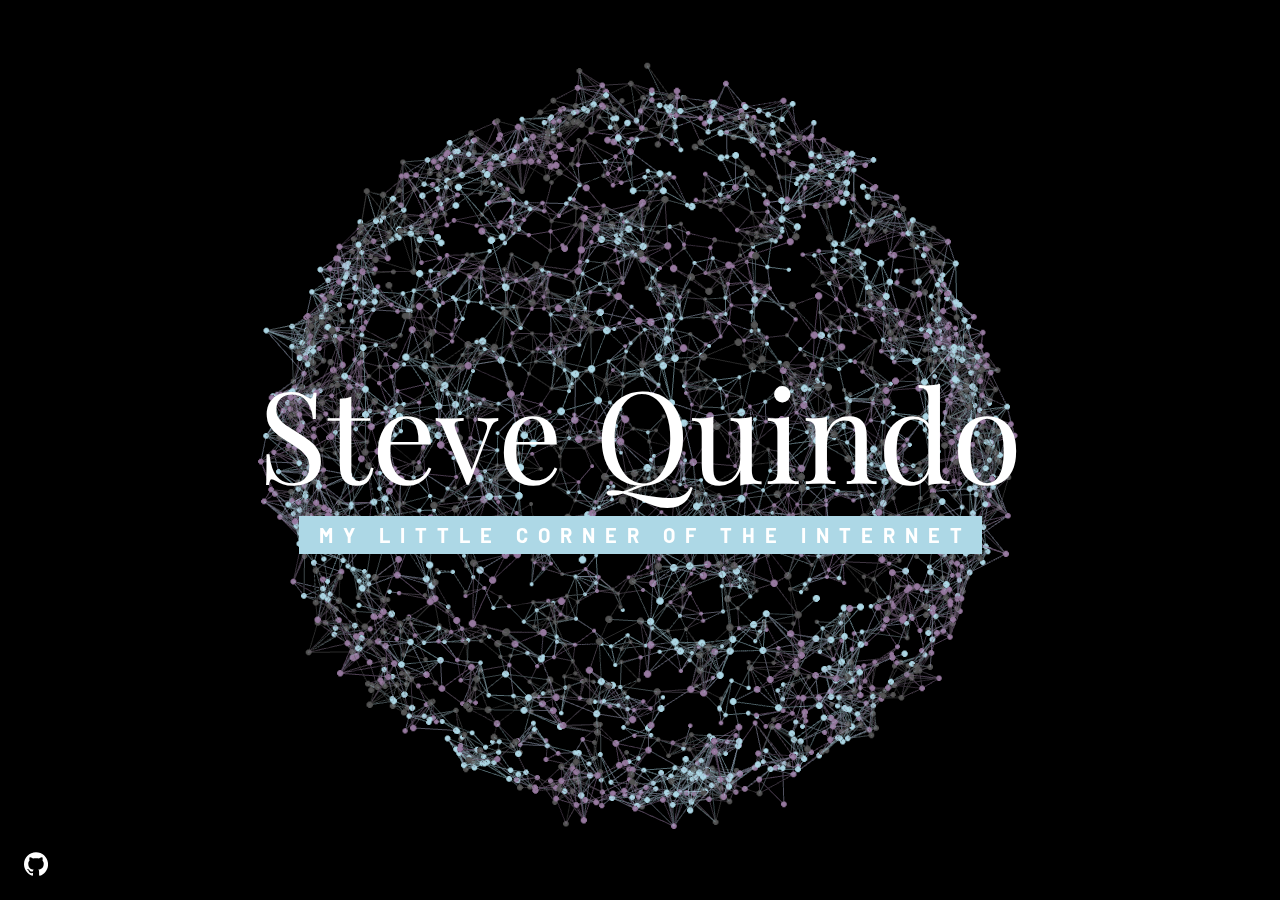
<file: index.html>
<!DOCTYPE html>
<html lang="en" class="no-js">
	<head>
		<link rel="apple-touch-icon" sizes="57x57" href="/apple-icon-57x57.png">
		<link rel="apple-touch-icon" sizes="60x60" href="/apple-icon-60x60.png">
		<link rel="apple-touch-icon" sizes="72x72" href="/apple-icon-72x72.png">
		<link rel="apple-touch-icon" sizes="76x76" href="/apple-icon-76x76.png">
		<link rel="apple-touch-icon" sizes="114x114" href="/apple-icon-114x114.png">
		<link rel="apple-touch-icon" sizes="120x120" href="/apple-icon-120x120.png">
		<link rel="apple-touch-icon" sizes="144x144" href="/apple-icon-144x144.png">
		<link rel="apple-touch-icon" sizes="152x152" href="/apple-icon-152x152.png">
		<link rel="apple-touch-icon" sizes="180x180" href="/apple-icon-180x180.png">
		<link rel="icon" type="image/png" sizes="192x192"  href="/android-icon-192x192.png">
		<link rel="icon" type="image/png" sizes="32x32" href="/favicon-32x32.png">
		<link rel="icon" type="image/png" sizes="96x96" href="/favicon-96x96.png">
		<link rel="icon" type="image/png" sizes="16x16" href="/favicon-16x16.png">
		<link rel="manifest" href="/manifest.json">
		<meta name="msapplication-TileColor" content="#ffffff">
		<meta name="msapplication-TileImage" content="/ms-icon-144x144.png">
		<meta name="theme-color" content="#ffffff">
		<meta charset="UTF-8" />
		<meta name="viewport" content="width=device-width, initial-scale=1">
		<title>Steve Quindo | Personal Website</title>
		<meta name="description" content="Steve's corner of the internet" />
		<meta name="keywords" content="webgl, background, shape, web design, web development, tweenmax, gsap, animation" />
		<meta name="author" content="Steve Quindo" />
		<link rel="shortcut icon" href="favicon.ico">
		<link href="https://fonts.googleapis.com/css?family=Barlow:400,500,700|Playfair+Display" rel="stylesheet">
		<link rel="stylesheet" type="text/css" href="css/base.css" />
		<link rel="stylesheet" type="text/css" href="css/demo1.css" />
		<link rel="stylesheet" type="text/css" href="pater/pater.css" />
		<script>document.documentElement.className="js";var supportsCssVars=function(){var e,t=document.createElement("style");return t.innerHTML="root: { --tmp-var: bold; }",document.head.appendChild(t),e=!!(window.CSS&&window.CSS.supports&&window.CSS.supports("font-weight","var(--tmp-var)")),t.parentNode.removeChild(t),e};supportsCssVars()||alert("Please view this demo in a modern browser that supports CSS Variables.");</script>
	</head>
	<body class="demo-1">
		<svg class="hidden">
			<symbol id="icon-arrow" viewBox="0 0 24 24">
				<title>arrow</title>
				<polygon points="6.3,12.8 20.9,12.8 20.9,11.2 6.3,11.2 10.2,7.2 9,6 3.1,12 9,18 10.2,16.8 "/>
			</symbol>
			<symbol id="icon-drop" viewBox="0 0 24 24">
				<title>drop</title>
				<path d="M12,21c-3.6,0-6.6-3-6.6-6.6C5.4,11,10.8,4,11.4,3.2C11.6,3.1,11.8,3,12,3s0.4,0.1,0.6,0.3c0.6,0.8,6.1,7.8,6.1,11.2C18.6,18.1,15.6,21,12,21zM12,4.8c-1.8,2.4-5.2,7.4-5.2,9.6c0,2.9,2.3,5.2,5.2,5.2s5.2-2.3,5.2-5.2C17.2,12.2,13.8,7.3,12,4.8z"/><path d="M12,18.2c-0.4,0-0.7-0.3-0.7-0.7s0.3-0.7,0.7-0.7c1.3,0,2.4-1.1,2.4-2.4c0-0.4,0.3-0.7,0.7-0.7c0.4,0,0.7,0.3,0.7,0.7C15.8,16.5,14.1,18.2,12,18.2z"/>
			</symbol>
			<symbol id="icon-github" viewBox="0 0 32.6 31.8">
				<title>github</title>
				<path d="M16.3,0C7.3,0,0,7.3,0,16.3c0,7.2,4.7,13.3,11.1,15.5c0.8,0.1,1.1-0.4,1.1-0.8c0-0.4,0-1.4,0-2.8c-4.5,1-5.5-2.2-5.5-2.2c-0.7-1.9-1.8-2.4-1.8-2.4c-1.5-1,0.1-1,0.1-1c1.6,0.1,2.5,1.7,2.5,1.7c1.5,2.5,3.8,1.8,4.7,1.4c0.1-1.1,0.6-1.8,1-2.2c-3.6-0.4-7.4-1.8-7.4-8.1c0-1.8,0.6-3.2,1.7-4.4C7.4,10.7,6.8,9,7.7,6.8c0,0,1.4-0.4,4.5,1.7c1.3-0.4,2.7-0.5,4.1-0.5c1.4,0,2.8,0.2,4.1,0.5c3.1-2.1,4.5-1.7,4.5-1.7c0.9,2.2,0.3,3.9,0.2,4.3c1,1.1,1.7,2.6,1.7,4.4c0,6.3-3.8,7.6-7.4,8c0.6,0.5,1.1,1.5,1.1,3c0,2.2,0,3.9,0,4.5c0,0.4,0.3,0.9,1.1,0.8c6.5-2.2,11.1-8.3,11.1-15.5C32.6,7.3,25.3,0,16.3,0z"/>
			</symbol>
			<symbol id="icon-keyboard" viewBox="0 0 100 70">
				<title>keyboard</title>
				<!-- https://thenounproject.com/term/keyboard/783/ by Paul te Kortschot from the Noun Project -->
				<path d="M 60.94,1.83 39.22,1.83 C 36.71,1.83 34.67,3.86 34.67,6.376 L 34.67,28.1 C 34.67,30.61 36.71,32.65 39.22,32.65 L 60.94,32.65 C 63.45,32.65 65.5,30.61 65.5,28.1 L 65.5,6.376 C 65.5,3.86 63.45,1.83 60.94,1.83 Z M 44.79,18.63 50.08,11.74 55.37,18.63 Z" opacity="0.2"/>
				<path d="M 60.86,36.75 39.14,36.75 C 36.63,36.75 34.59,38.79 34.59,41.3 L 34.59,63.02 C 34.59,65.53 36.63,67.57 39.14,67.57 L 60.86,67.57 C 63.38,67.57 65.41,65.53 65.41,63.02 L 65.41,41.3 C 65.42,38.79 63.38,36.75 60.86,36.75 Z M 50.08,57.45 44.79,50.55 55.37,50.55 Z" opacity="0.2" />
				<path d="M 95.45,36.75 73.73,36.75 C 71.22,36.75 69.18,38.79 69.18,41.3 L 69.18,63.02 C 69.18,65.53 71.22,67.57 73.73,67.57 L 95.45,67.57 C 97.97,67.57 100,65.53 100,63.02 L 100,41.3 C 100,38.79 97.97,36.75 95.45,36.75 Z M 83.4,57.45 83.4,46.86 90.3,52.16 Z" />
				<path d="M 26.27,36.75 4.55,36.75 C 2.037,36.75 0,38.79 0,41.3 L 0,63.02 C 0,65.53 2.037,67.57 4.55,67.57 L 26.27,67.57 C 28.78,67.57 30.82,65.53 30.82,63.02 L 30.82,41.3 C 30.82,38.79 28.78,36.75 26.27,36.75 Z M 16.69,57.45 9.79,52.16 16.69,46.86 Z" />
			</symbol>
		</svg>
		<main>
			<div class="content content--fixed">
				<a class="github" href="https://www.facebook.com/STEVEVEVEVEVE" title="Find this project on GitHub"><svg class="icon icon--github"><use xlink:href="#icon-github"></use></svg></a>
			</div>
			<div class="content">
				<canvas class="scene scene--full" id="scene"></canvas>
				<script type="x-shader/x-vertex" id="wrapVertexShader">
					attribute float size;
					attribute vec3 color;
					varying vec3 vColor;
					void main() {
						vColor = color;
						vec4 mvPosition = modelViewMatrix * vec4( position, 1.0 );
						gl_PointSize = size * ( 350.0 / - mvPosition.z );
						gl_Position = projectionMatrix * mvPosition;
					}
				</script>
				<script type="x-shader/x-fragment" id="wrapFragmentShader">
					varying vec3 vColor;
					uniform sampler2D texture;
					void main(){
						vec4 textureColor = texture2D( texture, gl_PointCoord );
						if ( textureColor.a < 0.3 ) discard;
						vec4 color = vec4(vColor.xyz, 1.0) * textureColor;
						gl_FragColor = color;
					}
				</script>
				<div class="content__inner">
					<h2 class="content__title">Steve Quindo</h2>
					<h3 class="content__subtitle">My little corner of the internet</h2>
				</div>
			</div>
		</main>
		<script src="js/demo.js"></script>
		<script src="js/three.min.js"></script>
		<script src="js/TweenMax.min.js"></script>
		<script src="js/demo1.js"></script>
	</body>
</html>
</file>
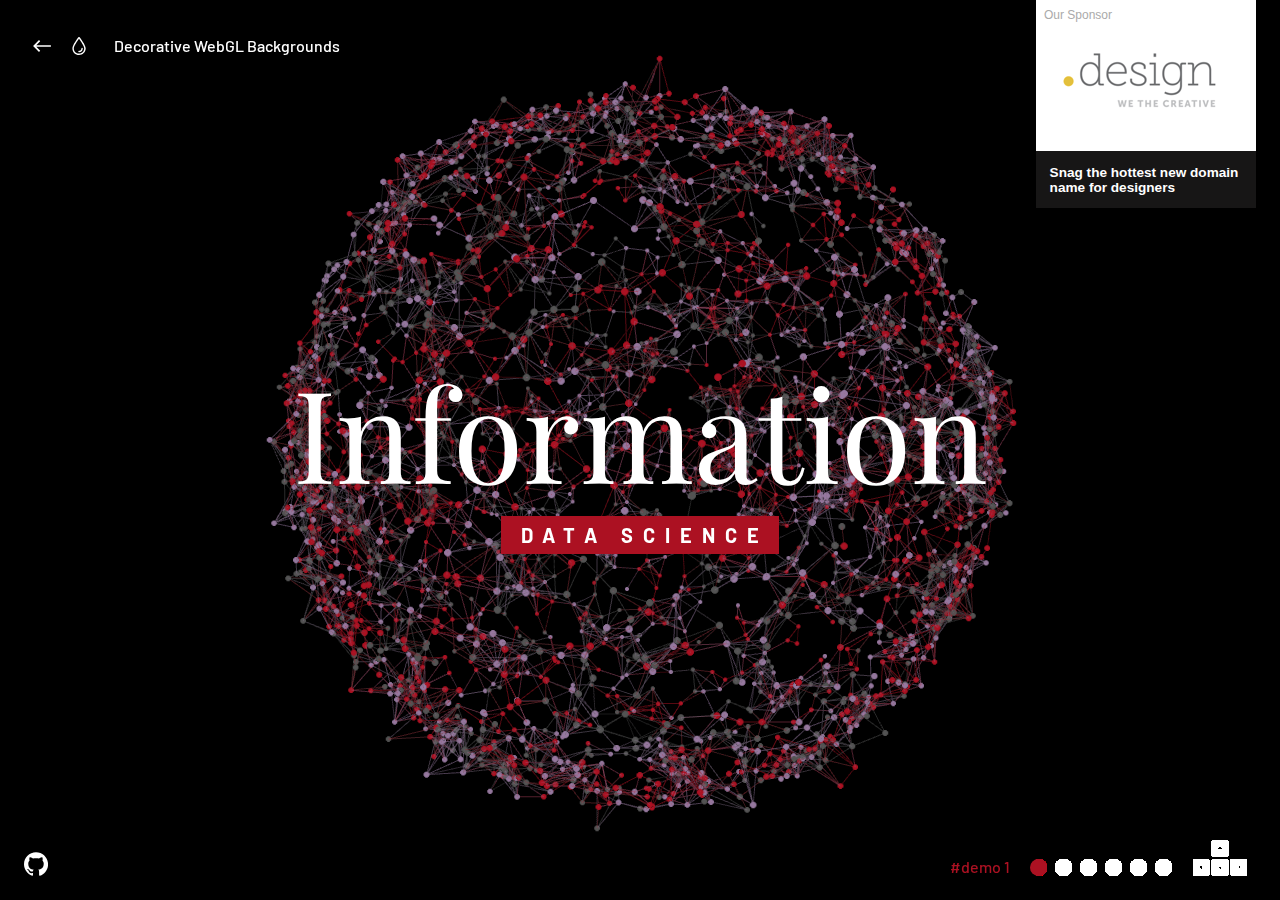
<file: DecorativeBackgrounds/index.html>
<!DOCTYPE html>
<html lang="en" class="no-js">
	<head>
		<meta charset="UTF-8" />
		<meta name="viewport" content="width=device-width, initial-scale=1">
		<title>Decorative WebGL Backgrounds | Demo 1 | Codrops</title>
		<meta name="description" content="A collection of decorative animated background shapes powered by WebGL and TweenMax." />
		<meta name="keywords" content="webgl, background, shape, web design, web development, tweenmax, gsap, animation" />
		<meta name="author" content="Louis Hoebregts for Codrops" />
		<link rel="shortcut icon" href="favicon.ico">
		<link href="https://fonts.googleapis.com/css?family=Barlow:400,500,700|Playfair+Display" rel="stylesheet">
		<link rel="stylesheet" type="text/css" href="css/base.css" />
		<link rel="stylesheet" type="text/css" href="css/demo1.css" />
		<link rel="stylesheet" type="text/css" href="pater/pater.css" />
		<script>document.documentElement.className="js";var supportsCssVars=function(){var e,t=document.createElement("style");return t.innerHTML="root: { --tmp-var: bold; }",document.head.appendChild(t),e=!!(window.CSS&&window.CSS.supports&&window.CSS.supports("font-weight","var(--tmp-var)")),t.parentNode.removeChild(t),e};supportsCssVars()||alert("Please view this demo in a modern browser that supports CSS Variables.");</script>
	</head>
	<body class="demo-1">
		<svg class="hidden">
			<symbol id="icon-arrow" viewBox="0 0 24 24">
				<title>arrow</title>
				<polygon points="6.3,12.8 20.9,12.8 20.9,11.2 6.3,11.2 10.2,7.2 9,6 3.1,12 9,18 10.2,16.8 "/>
			</symbol>
			<symbol id="icon-drop" viewBox="0 0 24 24">
				<title>drop</title>
				<path d="M12,21c-3.6,0-6.6-3-6.6-6.6C5.4,11,10.8,4,11.4,3.2C11.6,3.1,11.8,3,12,3s0.4,0.1,0.6,0.3c0.6,0.8,6.1,7.8,6.1,11.2C18.6,18.1,15.6,21,12,21zM12,4.8c-1.8,2.4-5.2,7.4-5.2,9.6c0,2.9,2.3,5.2,5.2,5.2s5.2-2.3,5.2-5.2C17.2,12.2,13.8,7.3,12,4.8z"/><path d="M12,18.2c-0.4,0-0.7-0.3-0.7-0.7s0.3-0.7,0.7-0.7c1.3,0,2.4-1.1,2.4-2.4c0-0.4,0.3-0.7,0.7-0.7c0.4,0,0.7,0.3,0.7,0.7C15.8,16.5,14.1,18.2,12,18.2z"/>
			</symbol>
			<symbol id="icon-github" viewBox="0 0 32.6 31.8">
				<title>github</title>
				<path d="M16.3,0C7.3,0,0,7.3,0,16.3c0,7.2,4.7,13.3,11.1,15.5c0.8,0.1,1.1-0.4,1.1-0.8c0-0.4,0-1.4,0-2.8c-4.5,1-5.5-2.2-5.5-2.2c-0.7-1.9-1.8-2.4-1.8-2.4c-1.5-1,0.1-1,0.1-1c1.6,0.1,2.5,1.7,2.5,1.7c1.5,2.5,3.8,1.8,4.7,1.4c0.1-1.1,0.6-1.8,1-2.2c-3.6-0.4-7.4-1.8-7.4-8.1c0-1.8,0.6-3.2,1.7-4.4C7.4,10.7,6.8,9,7.7,6.8c0,0,1.4-0.4,4.5,1.7c1.3-0.4,2.7-0.5,4.1-0.5c1.4,0,2.8,0.2,4.1,0.5c3.1-2.1,4.5-1.7,4.5-1.7c0.9,2.2,0.3,3.9,0.2,4.3c1,1.1,1.7,2.6,1.7,4.4c0,6.3-3.8,7.6-7.4,8c0.6,0.5,1.1,1.5,1.1,3c0,2.2,0,3.9,0,4.5c0,0.4,0.3,0.9,1.1,0.8c6.5-2.2,11.1-8.3,11.1-15.5C32.6,7.3,25.3,0,16.3,0z"/>
			</symbol>
			<symbol id="icon-keyboard" viewBox="0 0 100 70">
				<title>keyboard</title>
				<!-- https://thenounproject.com/term/keyboard/783/ by Paul te Kortschot from the Noun Project -->
				<path d="M 60.94,1.83 39.22,1.83 C 36.71,1.83 34.67,3.86 34.67,6.376 L 34.67,28.1 C 34.67,30.61 36.71,32.65 39.22,32.65 L 60.94,32.65 C 63.45,32.65 65.5,30.61 65.5,28.1 L 65.5,6.376 C 65.5,3.86 63.45,1.83 60.94,1.83 Z M 44.79,18.63 50.08,11.74 55.37,18.63 Z" opacity="0.2"/>
				<path d="M 60.86,36.75 39.14,36.75 C 36.63,36.75 34.59,38.79 34.59,41.3 L 34.59,63.02 C 34.59,65.53 36.63,67.57 39.14,67.57 L 60.86,67.57 C 63.38,67.57 65.41,65.53 65.41,63.02 L 65.41,41.3 C 65.42,38.79 63.38,36.75 60.86,36.75 Z M 50.08,57.45 44.79,50.55 55.37,50.55 Z" opacity="0.2" />
				<path d="M 95.45,36.75 73.73,36.75 C 71.22,36.75 69.18,38.79 69.18,41.3 L 69.18,63.02 C 69.18,65.53 71.22,67.57 73.73,67.57 L 95.45,67.57 C 97.97,67.57 100,65.53 100,63.02 L 100,41.3 C 100,38.79 97.97,36.75 95.45,36.75 Z M 83.4,57.45 83.4,46.86 90.3,52.16 Z" />
				<path d="M 26.27,36.75 4.55,36.75 C 2.037,36.75 0,38.79 0,41.3 L 0,63.02 C 0,65.53 2.037,67.57 4.55,67.57 L 26.27,67.57 C 28.78,67.57 30.82,65.53 30.82,63.02 L 30.82,41.3 C 30.82,38.79 28.78,36.75 26.27,36.75 Z M 16.69,57.45 9.79,52.16 16.69,46.86 Z" />
			</symbol>
		</svg>
		<main>
			<div class="content content--fixed">
				<header class="codrops-header">
					<div class="codrops-links">
						<a class="codrops-icon codrops-icon--prev" href="https://tympanus.net/Development/AnimatedFrameSlideshow/" title="Previous Demo"><svg class="icon icon--arrow"><use xlink:href="#icon-arrow"></use></svg></a>
						<a class="codrops-icon codrops-icon--drop" href="https://tympanus.net/codrops/?p=33168" title="Back to the article"><svg class="icon icon--drop"><use xlink:href="#icon-drop"></use></svg></a>
					</div>
					<h1 class="codrops-header__title">Decorative WebGL Backgrounds</h1>
				</header>
				<a class="github" href="https://github.com/Mamboleoo/DecorativeBackgrounds/" title="Find this project on GitHub"><svg class="icon icon--github"><use xlink:href="#icon-github"></use></svg></a>
				<nav class="demos">
					<svg class="icon icon--keyboard"><use xlink:href="#icon-keyboard"></use></svg>
					<a class="demo demo--current" href="index.html"><span>Demo 1</span></a>
					<a class="demo" href="index2.html"><span>Demo 2</span></a>
					<a class="demo" href="index3.html"><span>Demo 3</span></a>
					<a class="demo" href="index4.html"><span>Demo 4</span></a>
					<a class="demo" href="index5.html"><span>Demo 5</span></a>
					<a class="demo" href="index6.html"><span>Demo 6</span></a>
				</nav>
				<a class="pater" href="http://go.thoughtleaders.io/TLDcodrops211117" onClick="recordOutboundLink(this, 'Outbound Links', 'TLDcodrops211117');return false;">
					<img class="pater__img" src="pater/TLD.png" alt="TLD"/>
					<h3 class="pater__title">​Snag the hottest new domain name for designers</h3>
					<p class="pater__description">.design domains were just released and some of the best ones are still available. They normally cost $35 but Codrops readers <strong>get them now for FREE!</strong></p>
				</a>
			</div>
			<div class="content">
				<canvas class="scene scene--full" id="scene"></canvas>
				<script type="x-shader/x-vertex" id="wrapVertexShader">
					attribute float size;
					attribute vec3 color;
					varying vec3 vColor;
					void main() {
						vColor = color;
						vec4 mvPosition = modelViewMatrix * vec4( position, 1.0 );
						gl_PointSize = size * ( 350.0 / - mvPosition.z );
						gl_Position = projectionMatrix * mvPosition;
					}
				</script>
				<script type="x-shader/x-fragment" id="wrapFragmentShader">
					varying vec3 vColor;
					uniform sampler2D texture;
					void main(){
						vec4 textureColor = texture2D( texture, gl_PointCoord );
						if ( textureColor.a < 0.3 ) discard;
						vec4 color = vec4(vColor.xyz, 1.0) * textureColor;
						gl_FragColor = color;
					}
				</script>
				<div class="content__inner">
					<h2 class="content__title">Information</h2>
					<h3 class="content__subtitle">Data Science</h2>
				</div>
			</div>
		</main>
		<script src="js/demo.js"></script>
		<script src="js/three.min.js"></script>
		<script src="js/TweenMax.min.js"></script>
		<script src="js/demo1.js"></script>
	</body>
</html>
</file>
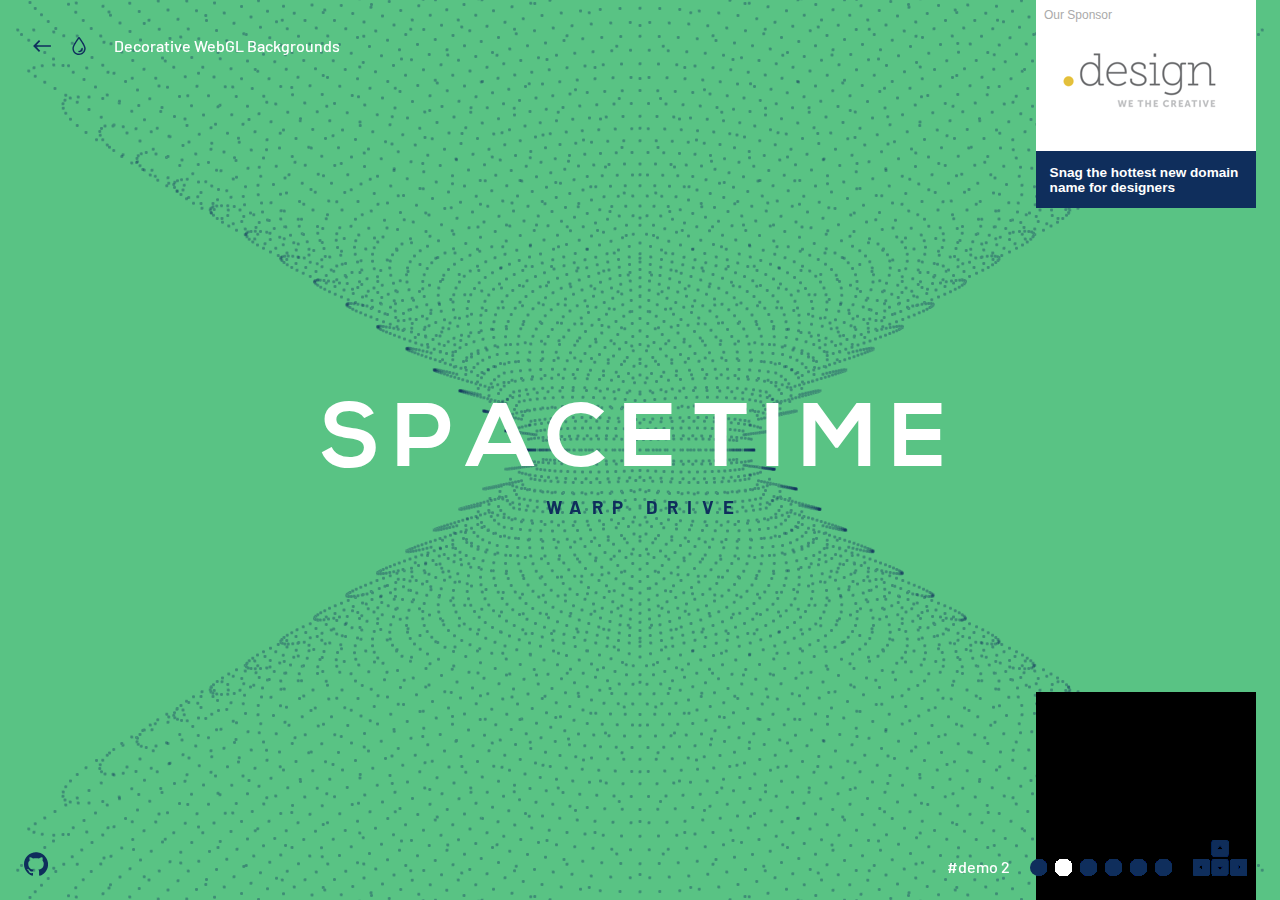
<file: index2.html>
<!DOCTYPE html>
<html lang="en" class="no-js">
	<head>
		<meta charset="UTF-8" />
		<meta name="viewport" content="width=device-width, initial-scale=1">
		<title>Decorative WebGL Backgrounds | Demo 2 | Codrops</title>
		<meta name="description" content="A collection of decorative animated background shapes powered by WebGL and TweenMax." />
		<meta name="keywords" content="webgl, background, shape, web design, web development, tweenmax, gsap, animation" />
		<meta name="author" content="Louis Hoebregts for Codrops" />
		<link rel="shortcut icon" href="favicon.ico">
		<link href="https://fonts.googleapis.com/css?family=Barlow:400,500,700" rel="stylesheet">
		<link rel="stylesheet" type="text/css" href="css/base.css" />
		<link rel="stylesheet" type="text/css" href="css/demo2.css" />
		<link rel="stylesheet" type="text/css" href="pater/pater.css" />
		<script>document.documentElement.className="js";var supportsCssVars=function(){var e,t=document.createElement("style");return t.innerHTML="root: { --tmp-var: bold; }",document.head.appendChild(t),e=!!(window.CSS&&window.CSS.supports&&window.CSS.supports("font-weight","var(--tmp-var)")),t.parentNode.removeChild(t),e};supportsCssVars()||alert("Please view this demo in a modern browser that supports CSS Variables.");</script>
	</head>
	<body class="demo-2">
		<svg class="hidden">
			<symbol id="icon-arrow" viewBox="0 0 24 24">
				<title>arrow</title>
				<polygon points="6.3,12.8 20.9,12.8 20.9,11.2 6.3,11.2 10.2,7.2 9,6 3.1,12 9,18 10.2,16.8 "/>
			</symbol>
			<symbol id="icon-drop" viewBox="0 0 24 24">
				<title>drop</title>
				<path d="M12,21c-3.6,0-6.6-3-6.6-6.6C5.4,11,10.8,4,11.4,3.2C11.6,3.1,11.8,3,12,3s0.4,0.1,0.6,0.3c0.6,0.8,6.1,7.8,6.1,11.2C18.6,18.1,15.6,21,12,21zM12,4.8c-1.8,2.4-5.2,7.4-5.2,9.6c0,2.9,2.3,5.2,5.2,5.2s5.2-2.3,5.2-5.2C17.2,12.2,13.8,7.3,12,4.8z"/><path d="M12,18.2c-0.4,0-0.7-0.3-0.7-0.7s0.3-0.7,0.7-0.7c1.3,0,2.4-1.1,2.4-2.4c0-0.4,0.3-0.7,0.7-0.7c0.4,0,0.7,0.3,0.7,0.7C15.8,16.5,14.1,18.2,12,18.2z"/>
			</symbol>
			<symbol id="icon-github" viewBox="0 0 32.6 31.8">
				<title>github</title>
				<path d="M16.3,0C7.3,0,0,7.3,0,16.3c0,7.2,4.7,13.3,11.1,15.5c0.8,0.1,1.1-0.4,1.1-0.8c0-0.4,0-1.4,0-2.8c-4.5,1-5.5-2.2-5.5-2.2c-0.7-1.9-1.8-2.4-1.8-2.4c-1.5-1,0.1-1,0.1-1c1.6,0.1,2.5,1.7,2.5,1.7c1.5,2.5,3.8,1.8,4.7,1.4c0.1-1.1,0.6-1.8,1-2.2c-3.6-0.4-7.4-1.8-7.4-8.1c0-1.8,0.6-3.2,1.7-4.4C7.4,10.7,6.8,9,7.7,6.8c0,0,1.4-0.4,4.5,1.7c1.3-0.4,2.7-0.5,4.1-0.5c1.4,0,2.8,0.2,4.1,0.5c3.1-2.1,4.5-1.7,4.5-1.7c0.9,2.2,0.3,3.9,0.2,4.3c1,1.1,1.7,2.6,1.7,4.4c0,6.3-3.8,7.6-7.4,8c0.6,0.5,1.1,1.5,1.1,3c0,2.2,0,3.9,0,4.5c0,0.4,0.3,0.9,1.1,0.8c6.5-2.2,11.1-8.3,11.1-15.5C32.6,7.3,25.3,0,16.3,0z"/>
			</symbol>
			<symbol id="icon-keyboard" viewBox="0 0 100 70">
				<title>keyboard</title>
				<!-- https://thenounproject.com/term/keyboard/783/ by Paul te Kortschot from the Noun Project -->
				<path d="M 60.94,1.83 39.22,1.83 C 36.71,1.83 34.67,3.86 34.67,6.376 L 34.67,28.1 C 34.67,30.61 36.71,32.65 39.22,32.65 L 60.94,32.65 C 63.45,32.65 65.5,30.61 65.5,28.1 L 65.5,6.376 C 65.5,3.86 63.45,1.83 60.94,1.83 Z M 44.79,18.63 50.08,11.74 55.37,18.63 Z" opacity="0.2"/>
				<path d="M 60.86,36.75 39.14,36.75 C 36.63,36.75 34.59,38.79 34.59,41.3 L 34.59,63.02 C 34.59,65.53 36.63,67.57 39.14,67.57 L 60.86,67.57 C 63.38,67.57 65.41,65.53 65.41,63.02 L 65.41,41.3 C 65.42,38.79 63.38,36.75 60.86,36.75 Z M 50.08,57.45 44.79,50.55 55.37,50.55 Z" opacity="0.2" />
				<path d="M 95.45,36.75 73.73,36.75 C 71.22,36.75 69.18,38.79 69.18,41.3 L 69.18,63.02 C 69.18,65.53 71.22,67.57 73.73,67.57 L 95.45,67.57 C 97.97,67.57 100,65.53 100,63.02 L 100,41.3 C 100,38.79 97.97,36.75 95.45,36.75 Z M 83.4,57.45 83.4,46.86 90.3,52.16 Z" />
				<path d="M 26.27,36.75 4.55,36.75 C 2.037,36.75 0,38.79 0,41.3 L 0,63.02 C 0,65.53 2.037,67.57 4.55,67.57 L 26.27,67.57 C 28.78,67.57 30.82,65.53 30.82,63.02 L 30.82,41.3 C 30.82,38.79 28.78,36.75 26.27,36.75 Z M 16.69,57.45 9.79,52.16 16.69,46.86 Z" />
			</symbol>
		</svg>
		<main>
			<div class="content content--fixed">
				<header class="codrops-header">
					<div class="codrops-links">
						<a class="codrops-icon codrops-icon--prev" href="https://tympanus.net/Development/AnimatedFrameSlideshow/" title="Previous Demo"><svg class="icon icon--arrow"><use xlink:href="#icon-arrow"></use></svg></a>
						<a class="codrops-icon codrops-icon--drop" href="https://tympanus.net/codrops/?p=33168" title="Back to the article"><svg class="icon icon--drop"><use xlink:href="#icon-drop"></use></svg></a>
					</div>
					<h1 class="codrops-header__title">Decorative WebGL Backgrounds</h1>
				</header>
				<a class="github" href="https://github.com/Mamboleoo/DecorativeBackgrounds/" title="Find this project on GitHub"><svg class="icon icon--github"><use xlink:href="#icon-github"></use></svg></a>
				<nav class="demos">
					<svg class="icon icon--keyboard"><use xlink:href="#icon-keyboard"></use></svg>
					<a class="demo" href="index.html"><span>Demo 1</span></a>
					<a class="demo demo--current" href="index2.html"><span>Demo 2</span></a>
					<a class="demo" href="index3.html"><span>Demo 3</span></a>
					<a class="demo" href="index4.html"><span>Demo 4</span></a>
					<a class="demo" href="index5.html"><span>Demo 5</span></a>
					<a class="demo" href="index6.html"><span>Demo 6</span></a>
				</nav>
				<a class="pater" href="http://go.thoughtleaders.io/TLDcodrops211117" onClick="recordOutboundLink(this, 'Outbound Links', 'TLDcodrops211117');return false;">
					<img class="pater__img" src="pater/TLD.png" alt="TLD"/>
					<h3 class="pater__title">​Snag the hottest new domain name for designers</h3>
					<p class="pater__description">.design domains were just released and some of the best ones are still available. They normally cost $35 but Codrops readers <strong>get them now for FREE!</strong></p>
				</a>
			</div>
			<div class="content">
				<canvas class="scene scene--full" id="scene"></canvas>
				<script type="x-shader/x-vertex" id="wrapVertexShader">
					#define PI 3.1415926535897932384626433832795
					attribute float size;
					void main() {
						vec4 mvPosition = modelViewMatrix * vec4( position, 1.0 );
						gl_PointSize = 3.0;
						gl_Position = projectionMatrix * mvPosition;
					}
				</script>
				<script type="x-shader/x-fragment" id="wrapFragmentShader">
					uniform sampler2D texture;
					void main(){
						vec4 textureColor = texture2D( texture, gl_PointCoord );
						if ( textureColor.a < 0.3 ) discard;
						vec4 dotColor = vec4(0.06, 0.18, 0.36, 0.4);
						vec4 color = dotColor * textureColor;
						gl_FragColor = color;
					}
				</script>
				<div class="content__inner">
					<h2 class="content__title">Spacetime</h2>
					<h3 class="content__subtitle">Warp Drive</h2>
				</div>
			</div>
		</main>
		<script src="js/demo.js"></script>
		<script src="js/three.min.js"></script>
		<script src="js/TweenMax.min.js"></script>
		<script src="js/demo2.js"></script>
	</body>
</html>
</file>
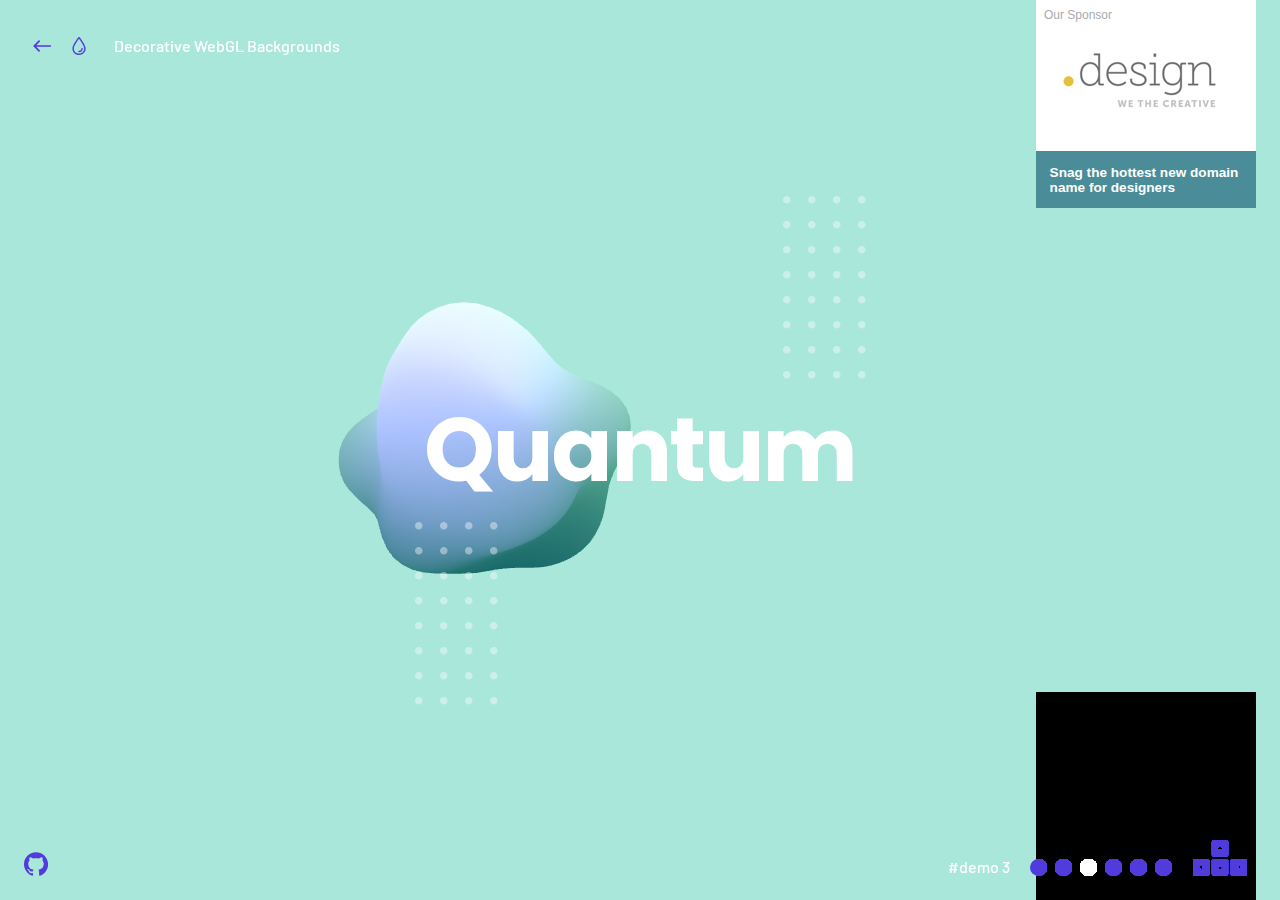
<file: index3.html>
<!DOCTYPE html>
<html lang="en" class="no-js">
	<head>
		<meta charset="UTF-8" />
		<meta name="viewport" content="width=device-width, initial-scale=1">
		<title>Decorative WebGL Backgrounds | Demo 3 | Codrops</title>
		<meta name="description" content="A collection of decorative animated background shapes powered by WebGL and TweenMax." />
		<meta name="keywords" content="webgl, background, shape, web design, web development, tweenmax, gsap, animation" />
		<meta name="author" content="Louis Hoebregts for Codrops" />
		<link rel="shortcut icon" href="favicon.ico">
		<link href="https://fonts.googleapis.com/css?family=Barlow:400,500,700|Poppins:600" rel="stylesheet">
		<link rel="stylesheet" type="text/css" href="css/base.css" />
		<link rel="stylesheet" type="text/css" href="css/demo3.css" />
		<link rel="stylesheet" type="text/css" href="pater/pater.css" />
		<script>document.documentElement.className="js";var supportsCssVars=function(){var e,t=document.createElement("style");return t.innerHTML="root: { --tmp-var: bold; }",document.head.appendChild(t),e=!!(window.CSS&&window.CSS.supports&&window.CSS.supports("font-weight","var(--tmp-var)")),t.parentNode.removeChild(t),e};supportsCssVars()||alert("Please view this demo in a modern browser that supports CSS Variables.");</script>
	</head>
	<body class="demo-3">
		<svg class="hidden">
			<symbol id="icon-arrow" viewBox="0 0 24 24">
				<title>arrow</title>
				<polygon points="6.3,12.8 20.9,12.8 20.9,11.2 6.3,11.2 10.2,7.2 9,6 3.1,12 9,18 10.2,16.8 "/>
			</symbol>
			<symbol id="icon-drop" viewBox="0 0 24 24">
				<title>drop</title>
				<path d="M12,21c-3.6,0-6.6-3-6.6-6.6C5.4,11,10.8,4,11.4,3.2C11.6,3.1,11.8,3,12,3s0.4,0.1,0.6,0.3c0.6,0.8,6.1,7.8,6.1,11.2C18.6,18.1,15.6,21,12,21zM12,4.8c-1.8,2.4-5.2,7.4-5.2,9.6c0,2.9,2.3,5.2,5.2,5.2s5.2-2.3,5.2-5.2C17.2,12.2,13.8,7.3,12,4.8z"/><path d="M12,18.2c-0.4,0-0.7-0.3-0.7-0.7s0.3-0.7,0.7-0.7c1.3,0,2.4-1.1,2.4-2.4c0-0.4,0.3-0.7,0.7-0.7c0.4,0,0.7,0.3,0.7,0.7C15.8,16.5,14.1,18.2,12,18.2z"/>
			</symbol>
			<symbol id="icon-github" viewBox="0 0 32.6 31.8">
				<title>github</title>
				<path d="M16.3,0C7.3,0,0,7.3,0,16.3c0,7.2,4.7,13.3,11.1,15.5c0.8,0.1,1.1-0.4,1.1-0.8c0-0.4,0-1.4,0-2.8c-4.5,1-5.5-2.2-5.5-2.2c-0.7-1.9-1.8-2.4-1.8-2.4c-1.5-1,0.1-1,0.1-1c1.6,0.1,2.5,1.7,2.5,1.7c1.5,2.5,3.8,1.8,4.7,1.4c0.1-1.1,0.6-1.8,1-2.2c-3.6-0.4-7.4-1.8-7.4-8.1c0-1.8,0.6-3.2,1.7-4.4C7.4,10.7,6.8,9,7.7,6.8c0,0,1.4-0.4,4.5,1.7c1.3-0.4,2.7-0.5,4.1-0.5c1.4,0,2.8,0.2,4.1,0.5c3.1-2.1,4.5-1.7,4.5-1.7c0.9,2.2,0.3,3.9,0.2,4.3c1,1.1,1.7,2.6,1.7,4.4c0,6.3-3.8,7.6-7.4,8c0.6,0.5,1.1,1.5,1.1,3c0,2.2,0,3.9,0,4.5c0,0.4,0.3,0.9,1.1,0.8c6.5-2.2,11.1-8.3,11.1-15.5C32.6,7.3,25.3,0,16.3,0z"/>
			</symbol>
			<symbol id="icon-keyboard" viewBox="0 0 100 70">
				<title>keyboard</title>
				<!-- https://thenounproject.com/term/keyboard/783/ by Paul te Kortschot from the Noun Project -->
				<path d="M 60.94,1.83 39.22,1.83 C 36.71,1.83 34.67,3.86 34.67,6.376 L 34.67,28.1 C 34.67,30.61 36.71,32.65 39.22,32.65 L 60.94,32.65 C 63.45,32.65 65.5,30.61 65.5,28.1 L 65.5,6.376 C 65.5,3.86 63.45,1.83 60.94,1.83 Z M 44.79,18.63 50.08,11.74 55.37,18.63 Z" opacity="0.2"/>
				<path d="M 60.86,36.75 39.14,36.75 C 36.63,36.75 34.59,38.79 34.59,41.3 L 34.59,63.02 C 34.59,65.53 36.63,67.57 39.14,67.57 L 60.86,67.57 C 63.38,67.57 65.41,65.53 65.41,63.02 L 65.41,41.3 C 65.42,38.79 63.38,36.75 60.86,36.75 Z M 50.08,57.45 44.79,50.55 55.37,50.55 Z" opacity="0.2" />
				<path d="M 95.45,36.75 73.73,36.75 C 71.22,36.75 69.18,38.79 69.18,41.3 L 69.18,63.02 C 69.18,65.53 71.22,67.57 73.73,67.57 L 95.45,67.57 C 97.97,67.57 100,65.53 100,63.02 L 100,41.3 C 100,38.79 97.97,36.75 95.45,36.75 Z M 83.4,57.45 83.4,46.86 90.3,52.16 Z" />
				<path d="M 26.27,36.75 4.55,36.75 C 2.037,36.75 0,38.79 0,41.3 L 0,63.02 C 0,65.53 2.037,67.57 4.55,67.57 L 26.27,67.57 C 28.78,67.57 30.82,65.53 30.82,63.02 L 30.82,41.3 C 30.82,38.79 28.78,36.75 26.27,36.75 Z M 16.69,57.45 9.79,52.16 16.69,46.86 Z" />
			</symbol>
		</svg>
		<main>
			<div class="content content--fixed">
				<header class="codrops-header">
					<div class="codrops-links">
						<a class="codrops-icon codrops-icon--prev" href="https://tympanus.net/Development/AnimatedFrameSlideshow/" title="Previous Demo"><svg class="icon icon--arrow"><use xlink:href="#icon-arrow"></use></svg></a>
						<a class="codrops-icon codrops-icon--drop" href="https://tympanus.net/codrops/?p=33168" title="Back to the article"><svg class="icon icon--drop"><use xlink:href="#icon-drop"></use></svg></a>
					</div>
					<h1 class="codrops-header__title">Decorative WebGL Backgrounds</h1>
				</header>
				<a class="github" href="https://github.com/Mamboleoo/DecorativeBackgrounds/" title="Find this project on GitHub"><svg class="icon icon--github"><use xlink:href="#icon-github"></use></svg></a>
				<nav class="demos">
					<svg class="icon icon--keyboard"><use xlink:href="#icon-keyboard"></use></svg>
					<a class="demo" href="index.html"><span>Demo 1</span></a>
					<a class="demo" href="index2.html"><span>Demo 2</span></a>
					<a class="demo demo--current" href="index3.html"><span>Demo 3</span></a>
					<a class="demo" href="index4.html"><span>Demo 4</span></a>
					<a class="demo" href="index5.html"><span>Demo 5</span></a>
					<a class="demo" href="index6.html"><span>Demo 6</span></a>
				</nav>
				<a class="pater" href="http://go.thoughtleaders.io/TLDcodrops211117" onClick="recordOutboundLink(this, 'Outbound Links', 'TLDcodrops211117');return false;">
					<img class="pater__img" src="pater/TLD.png" alt="TLD"/>
					<h3 class="pater__title">​Snag the hottest new domain name for designers</h3>
					<p class="pater__description">.design domains were just released and some of the best ones are still available. They normally cost $35 but Codrops readers <strong>get them now for FREE!</strong></p>
				</a>
			</div>
			<div class="content">
				<canvas class="scene scene--full" id="scene"></canvas>
				<div class="content__inner">
					<h2 class="content__title">Quantum</h2>
				</div>
			</div>
		</main>
		<script src="js/demo.js"></script>
		<script src="js/three.min.js"></script>
		<script src="js/perlin.js"></script>
		<script src="js/TweenMax.min.js"></script>
		<script src="js/demo3.js"></script>
	</body>
</html>
</file>
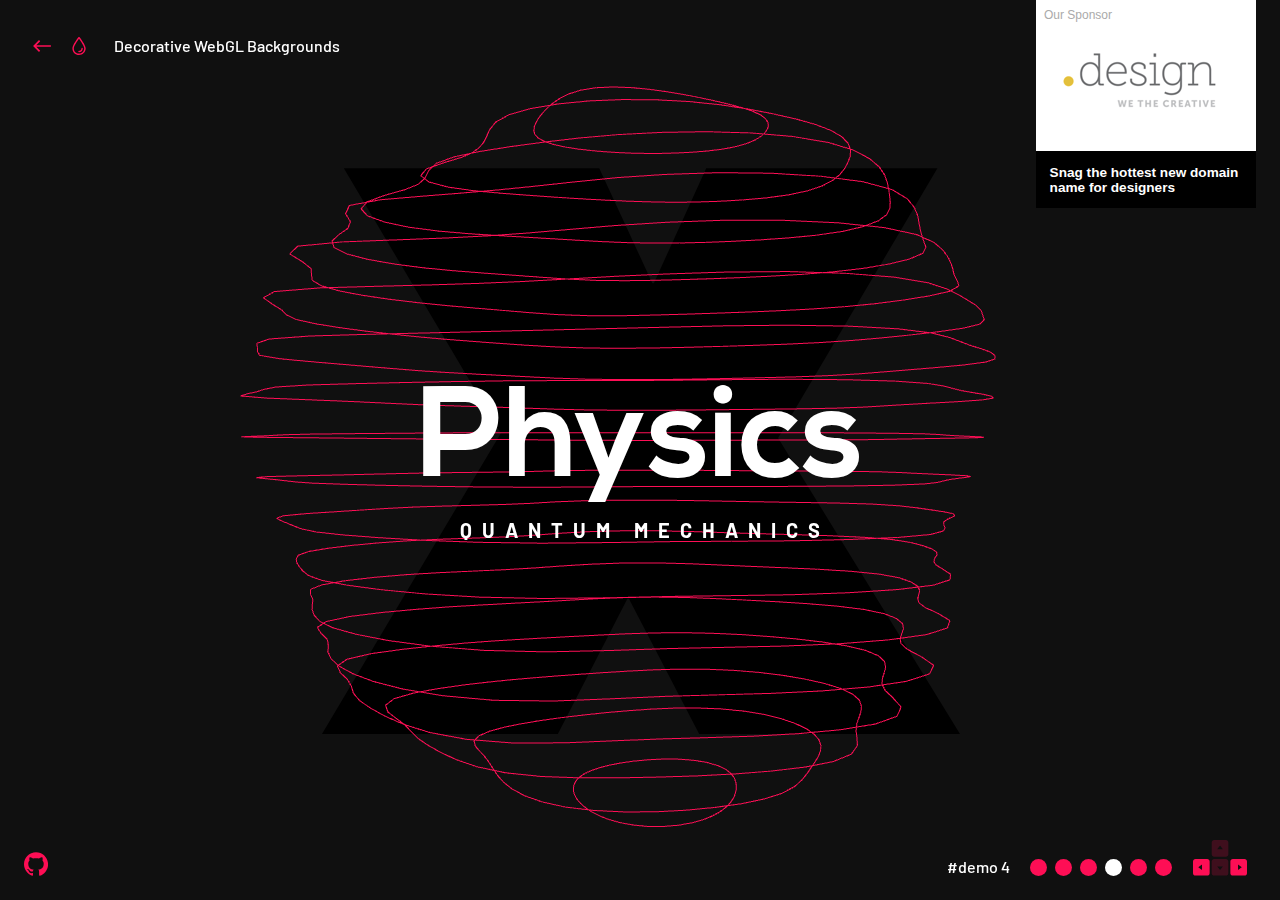
<file: index4.html>
<!DOCTYPE html>
<html lang="en" class="no-js">
	<head>
		<meta charset="UTF-8" />
		<meta name="viewport" content="width=device-width, initial-scale=1">
		<title>Decorative WebGL Backgrounds | Demo 4 | Codrops</title>
		<meta name="description" content="A collection of decorative animated background shapes powered by WebGL and TweenMax." />
		<meta name="keywords" content="webgl, background, shape, web design, web development, tweenmax, gsap, animation" />
		<meta name="author" content="Louis Hoebregts for Codrops" />
		<link rel="shortcut icon" href="favicon.ico">
		<link href="https://fonts.googleapis.com/css?family=Barlow:400,500,700" rel="stylesheet">
		<link rel="stylesheet" type="text/css" href="css/base.css" />
		<link rel="stylesheet" type="text/css" href="css/demo4.css" />
		<link rel="stylesheet" type="text/css" href="pater/pater.css" />
		<script>document.documentElement.className="js";var supportsCssVars=function(){var e,t=document.createElement("style");return t.innerHTML="root: { --tmp-var: bold; }",document.head.appendChild(t),e=!!(window.CSS&&window.CSS.supports&&window.CSS.supports("font-weight","var(--tmp-var)")),t.parentNode.removeChild(t),e};supportsCssVars()||alert("Please view this demo in a modern browser that supports CSS Variables.");</script>
	</head>
	<body class="demo-4">
		<svg class="hidden">
			<symbol id="icon-arrow" viewBox="0 0 24 24">
				<title>arrow</title>
				<polygon points="6.3,12.8 20.9,12.8 20.9,11.2 6.3,11.2 10.2,7.2 9,6 3.1,12 9,18 10.2,16.8 "/>
			</symbol>
			<symbol id="icon-drop" viewBox="0 0 24 24">
				<title>drop</title>
				<path d="M12,21c-3.6,0-6.6-3-6.6-6.6C5.4,11,10.8,4,11.4,3.2C11.6,3.1,11.8,3,12,3s0.4,0.1,0.6,0.3c0.6,0.8,6.1,7.8,6.1,11.2C18.6,18.1,15.6,21,12,21zM12,4.8c-1.8,2.4-5.2,7.4-5.2,9.6c0,2.9,2.3,5.2,5.2,5.2s5.2-2.3,5.2-5.2C17.2,12.2,13.8,7.3,12,4.8z"/><path d="M12,18.2c-0.4,0-0.7-0.3-0.7-0.7s0.3-0.7,0.7-0.7c1.3,0,2.4-1.1,2.4-2.4c0-0.4,0.3-0.7,0.7-0.7c0.4,0,0.7,0.3,0.7,0.7C15.8,16.5,14.1,18.2,12,18.2z"/>
			</symbol>
			<symbol id="icon-github" viewBox="0 0 32.6 31.8">
				<title>github</title>
				<path d="M16.3,0C7.3,0,0,7.3,0,16.3c0,7.2,4.7,13.3,11.1,15.5c0.8,0.1,1.1-0.4,1.1-0.8c0-0.4,0-1.4,0-2.8c-4.5,1-5.5-2.2-5.5-2.2c-0.7-1.9-1.8-2.4-1.8-2.4c-1.5-1,0.1-1,0.1-1c1.6,0.1,2.5,1.7,2.5,1.7c1.5,2.5,3.8,1.8,4.7,1.4c0.1-1.1,0.6-1.8,1-2.2c-3.6-0.4-7.4-1.8-7.4-8.1c0-1.8,0.6-3.2,1.7-4.4C7.4,10.7,6.8,9,7.7,6.8c0,0,1.4-0.4,4.5,1.7c1.3-0.4,2.7-0.5,4.1-0.5c1.4,0,2.8,0.2,4.1,0.5c3.1-2.1,4.5-1.7,4.5-1.7c0.9,2.2,0.3,3.9,0.2,4.3c1,1.1,1.7,2.6,1.7,4.4c0,6.3-3.8,7.6-7.4,8c0.6,0.5,1.1,1.5,1.1,3c0,2.2,0,3.9,0,4.5c0,0.4,0.3,0.9,1.1,0.8c6.5-2.2,11.1-8.3,11.1-15.5C32.6,7.3,25.3,0,16.3,0z"/>
			</symbol>
			<symbol id="icon-keyboard" viewBox="0 0 100 70">
				<title>keyboard</title>
				<!-- https://thenounproject.com/term/keyboard/783/ by Paul te Kortschot from the Noun Project -->
				<path d="M 60.94,1.83 39.22,1.83 C 36.71,1.83 34.67,3.86 34.67,6.376 L 34.67,28.1 C 34.67,30.61 36.71,32.65 39.22,32.65 L 60.94,32.65 C 63.45,32.65 65.5,30.61 65.5,28.1 L 65.5,6.376 C 65.5,3.86 63.45,1.83 60.94,1.83 Z M 44.79,18.63 50.08,11.74 55.37,18.63 Z" opacity="0.2"/>
				<path d="M 60.86,36.75 39.14,36.75 C 36.63,36.75 34.59,38.79 34.59,41.3 L 34.59,63.02 C 34.59,65.53 36.63,67.57 39.14,67.57 L 60.86,67.57 C 63.38,67.57 65.41,65.53 65.41,63.02 L 65.41,41.3 C 65.42,38.79 63.38,36.75 60.86,36.75 Z M 50.08,57.45 44.79,50.55 55.37,50.55 Z" opacity="0.2" />
				<path d="M 95.45,36.75 73.73,36.75 C 71.22,36.75 69.18,38.79 69.18,41.3 L 69.18,63.02 C 69.18,65.53 71.22,67.57 73.73,67.57 L 95.45,67.57 C 97.97,67.57 100,65.53 100,63.02 L 100,41.3 C 100,38.79 97.97,36.75 95.45,36.75 Z M 83.4,57.45 83.4,46.86 90.3,52.16 Z" />
				<path d="M 26.27,36.75 4.55,36.75 C 2.037,36.75 0,38.79 0,41.3 L 0,63.02 C 0,65.53 2.037,67.57 4.55,67.57 L 26.27,67.57 C 28.78,67.57 30.82,65.53 30.82,63.02 L 30.82,41.3 C 30.82,38.79 28.78,36.75 26.27,36.75 Z M 16.69,57.45 9.79,52.16 16.69,46.86 Z" />
			</symbol>
		</svg>
		<main>
			<div class="content content--fixed">
				<header class="codrops-header">
					<div class="codrops-links">
						<a class="codrops-icon codrops-icon--prev" href="https://tympanus.net/Development/AnimatedFrameSlideshow/" title="Previous Demo"><svg class="icon icon--arrow"><use xlink:href="#icon-arrow"></use></svg></a>
						<a class="codrops-icon codrops-icon--drop" href="https://tympanus.net/codrops/?p=33168" title="Back to the article"><svg class="icon icon--drop"><use xlink:href="#icon-drop"></use></svg></a>
					</div>
					<h1 class="codrops-header__title">Decorative WebGL Backgrounds</h1>
				</header>
				<a class="github" href="https://github.com/Mamboleoo/DecorativeBackgrounds/" title="Find this project on GitHub"><svg class="icon icon--github"><use xlink:href="#icon-github"></use></svg></a>
				<nav class="demos">
					<svg class="icon icon--keyboard"><use xlink:href="#icon-keyboard"></use></svg>
					<a class="demo" href="index.html"><span>Demo 1</span></a>
					<a class="demo" href="index2.html"><span>Demo 2</span></a>
					<a class="demo" href="index3.html"><span>Demo 3</span></a>
					<a class="demo demo--current" href="index4.html"><span>Demo 4</span></a>
					<a class="demo" href="index5.html"><span>Demo 5</span></a>
					<a class="demo" href="index6.html"><span>Demo 6</span></a>
				</nav>
				<a class="pater" href="http://go.thoughtleaders.io/TLDcodrops211117" onClick="recordOutboundLink(this, 'Outbound Links', 'TLDcodrops211117');return false;">
					<img class="pater__img" src="pater/TLD.png" alt="TLD"/>
					<h3 class="pater__title">​Snag the hottest new domain name for designers</h3>
					<p class="pater__description">.design domains were just released and some of the best ones are still available. They normally cost $35 but Codrops readers <strong>get them now for FREE!</strong></p>
				</a>
			</div>
			<div class="content">
				<canvas class="scene scene--full" id="scene"></canvas>
				<div class="content__inner">
					<h2 class="content__title">Physics</h2>
					<h3 class="content__subtitle">Quantum Mechanics</h2>
				</div>
			</div>
		</main>
		<script src="js/demo.js"></script>
		<script src="js/three.min.js"></script>
		<script src="js/perlin.js"></script>
		<script src="js/TweenMax.min.js"></script>
		<script src="js/demo4.js"></script>
	</body>
</html>
</file>
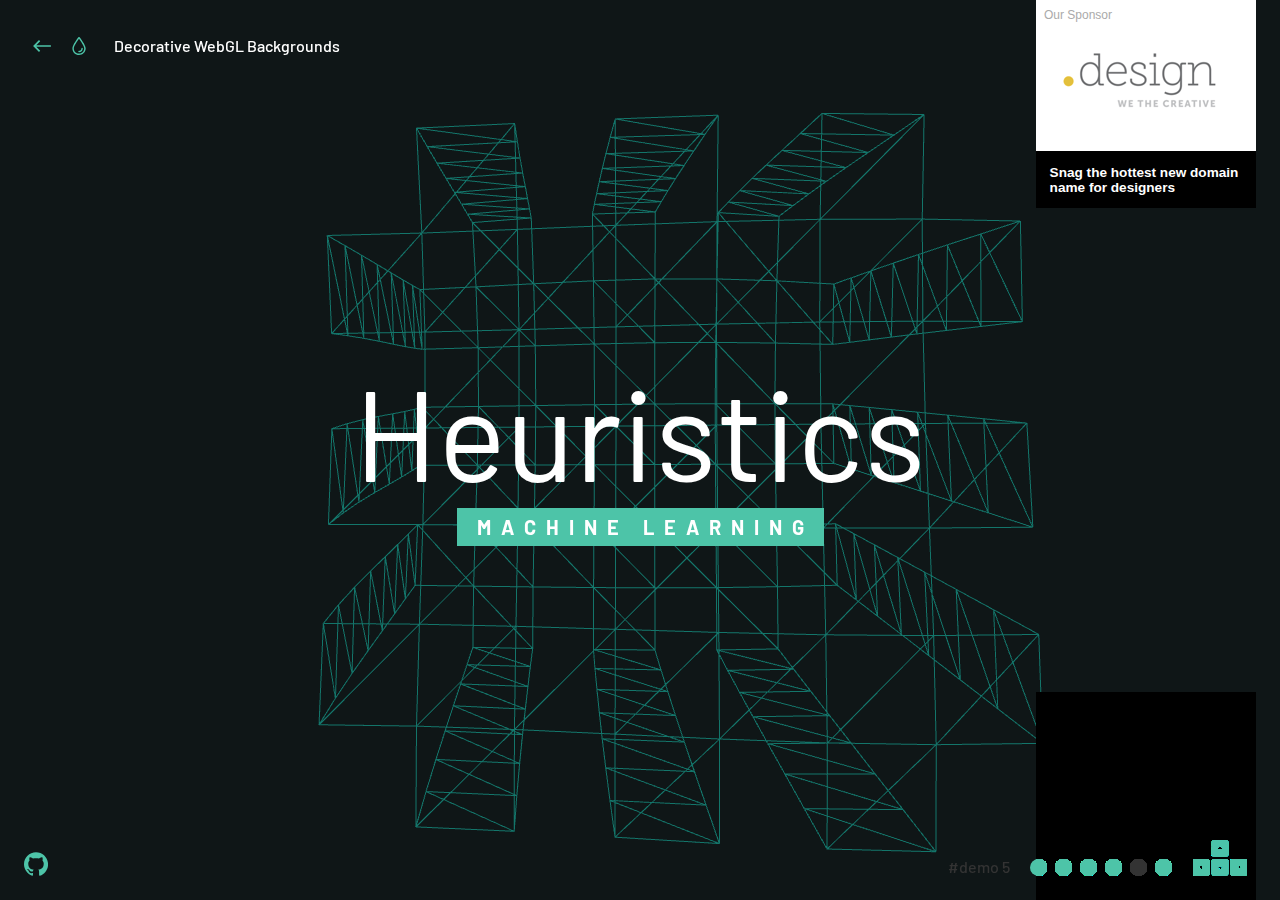
<file: index5.html>
<!DOCTYPE html>
<html lang="en" class="no-js">
	<head>
		<meta charset="UTF-8" />
		<meta name="viewport" content="width=device-width, initial-scale=1">
		<title>Decorative WebGL Backgrounds | Demo 5 | Codrops</title>
		<meta name="description" content="A collection of decorative animated background shapes powered by WebGL and TweenMax." />
		<meta name="keywords" content="webgl, background, shape, web design, web development, tweenmax, gsap, animation" />
		<meta name="author" content="Louis Hoebregts for Codrops" />
		<link rel="shortcut icon" href="favicon.ico">
		<link href="https://fonts.googleapis.com/css?family=Barlow:400,500,700|Vidaloka" rel="stylesheet">
		<link rel="stylesheet" type="text/css" href="css/base.css" />
		<link rel="stylesheet" type="text/css" href="css/demo5.css" />
		<link rel="stylesheet" type="text/css" href="pater/pater.css" />
		<script>document.documentElement.className="js";var supportsCssVars=function(){var e,t=document.createElement("style");return t.innerHTML="root: { --tmp-var: bold; }",document.head.appendChild(t),e=!!(window.CSS&&window.CSS.supports&&window.CSS.supports("font-weight","var(--tmp-var)")),t.parentNode.removeChild(t),e};supportsCssVars()||alert("Please view this demo in a modern browser that supports CSS Variables.");</script>
	</head>
	<body class="demo-5">
		<svg class="hidden">
			<symbol id="icon-arrow" viewBox="0 0 24 24">
				<title>arrow</title>
				<polygon points="6.3,12.8 20.9,12.8 20.9,11.2 6.3,11.2 10.2,7.2 9,6 3.1,12 9,18 10.2,16.8 "/>
			</symbol>
			<symbol id="icon-drop" viewBox="0 0 24 24">
				<title>drop</title>
				<path d="M12,21c-3.6,0-6.6-3-6.6-6.6C5.4,11,10.8,4,11.4,3.2C11.6,3.1,11.8,3,12,3s0.4,0.1,0.6,0.3c0.6,0.8,6.1,7.8,6.1,11.2C18.6,18.1,15.6,21,12,21zM12,4.8c-1.8,2.4-5.2,7.4-5.2,9.6c0,2.9,2.3,5.2,5.2,5.2s5.2-2.3,5.2-5.2C17.2,12.2,13.8,7.3,12,4.8z"/><path d="M12,18.2c-0.4,0-0.7-0.3-0.7-0.7s0.3-0.7,0.7-0.7c1.3,0,2.4-1.1,2.4-2.4c0-0.4,0.3-0.7,0.7-0.7c0.4,0,0.7,0.3,0.7,0.7C15.8,16.5,14.1,18.2,12,18.2z"/>
			</symbol>
			<symbol id="icon-github" viewBox="0 0 32.6 31.8">
				<title>github</title>
				<path d="M16.3,0C7.3,0,0,7.3,0,16.3c0,7.2,4.7,13.3,11.1,15.5c0.8,0.1,1.1-0.4,1.1-0.8c0-0.4,0-1.4,0-2.8c-4.5,1-5.5-2.2-5.5-2.2c-0.7-1.9-1.8-2.4-1.8-2.4c-1.5-1,0.1-1,0.1-1c1.6,0.1,2.5,1.7,2.5,1.7c1.5,2.5,3.8,1.8,4.7,1.4c0.1-1.1,0.6-1.8,1-2.2c-3.6-0.4-7.4-1.8-7.4-8.1c0-1.8,0.6-3.2,1.7-4.4C7.4,10.7,6.8,9,7.7,6.8c0,0,1.4-0.4,4.5,1.7c1.3-0.4,2.7-0.5,4.1-0.5c1.4,0,2.8,0.2,4.1,0.5c3.1-2.1,4.5-1.7,4.5-1.7c0.9,2.2,0.3,3.9,0.2,4.3c1,1.1,1.7,2.6,1.7,4.4c0,6.3-3.8,7.6-7.4,8c0.6,0.5,1.1,1.5,1.1,3c0,2.2,0,3.9,0,4.5c0,0.4,0.3,0.9,1.1,0.8c6.5-2.2,11.1-8.3,11.1-15.5C32.6,7.3,25.3,0,16.3,0z"/>
			</symbol>
			<symbol id="icon-keyboard" viewBox="0 0 100 70">
				<title>keyboard</title>
				<!-- https://thenounproject.com/term/keyboard/783/ by Paul te Kortschot from the Noun Project -->
				<path d="M 60.94,1.83 39.22,1.83 C 36.71,1.83 34.67,3.86 34.67,6.376 L 34.67,28.1 C 34.67,30.61 36.71,32.65 39.22,32.65 L 60.94,32.65 C 63.45,32.65 65.5,30.61 65.5,28.1 L 65.5,6.376 C 65.5,3.86 63.45,1.83 60.94,1.83 Z M 44.79,18.63 50.08,11.74 55.37,18.63 Z" opacity="0.2"/>
				<path d="M 60.86,36.75 39.14,36.75 C 36.63,36.75 34.59,38.79 34.59,41.3 L 34.59,63.02 C 34.59,65.53 36.63,67.57 39.14,67.57 L 60.86,67.57 C 63.38,67.57 65.41,65.53 65.41,63.02 L 65.41,41.3 C 65.42,38.79 63.38,36.75 60.86,36.75 Z M 50.08,57.45 44.79,50.55 55.37,50.55 Z" opacity="0.2" />
				<path d="M 95.45,36.75 73.73,36.75 C 71.22,36.75 69.18,38.79 69.18,41.3 L 69.18,63.02 C 69.18,65.53 71.22,67.57 73.73,67.57 L 95.45,67.57 C 97.97,67.57 100,65.53 100,63.02 L 100,41.3 C 100,38.79 97.97,36.75 95.45,36.75 Z M 83.4,57.45 83.4,46.86 90.3,52.16 Z" />
				<path d="M 26.27,36.75 4.55,36.75 C 2.037,36.75 0,38.79 0,41.3 L 0,63.02 C 0,65.53 2.037,67.57 4.55,67.57 L 26.27,67.57 C 28.78,67.57 30.82,65.53 30.82,63.02 L 30.82,41.3 C 30.82,38.79 28.78,36.75 26.27,36.75 Z M 16.69,57.45 9.79,52.16 16.69,46.86 Z" />
			</symbol>
		</svg>
		<main>
			<div class="content content--fixed">
				<header class="codrops-header">
					<div class="codrops-links">
						<a class="codrops-icon codrops-icon--prev" href="https://tympanus.net/Development/AnimatedFrameSlideshow/" title="Previous Demo"><svg class="icon icon--arrow"><use xlink:href="#icon-arrow"></use></svg></a>
						<a class="codrops-icon codrops-icon--drop" href="https://tympanus.net/codrops/?p=33168" title="Back to the article"><svg class="icon icon--drop"><use xlink:href="#icon-drop"></use></svg></a>
					</div>
					<h1 class="codrops-header__title">Decorative WebGL Backgrounds</h1>
				</header>
				<a class="github" href="https://github.com/Mamboleoo/DecorativeBackgrounds/" title="Find this project on GitHub"><svg class="icon icon--github"><use xlink:href="#icon-github"></use></svg></a>
				<nav class="demos">
					<svg class="icon icon--keyboard"><use xlink:href="#icon-keyboard"></use></svg>
					<a class="demo" href="index.html"><span>Demo 1</span></a>
					<a class="demo" href="index2.html"><span>Demo 2</span></a>
					<a class="demo" href="index3.html"><span>Demo 3</span></a>
					<a class="demo" href="index4.html"><span>Demo 4</span></a>
					<a class="demo demo--current" href="index5.html"><span>Demo 5</span></a>
					<a class="demo" href="index6.html"><span>Demo 6</span></a>
				</nav>
				<a class="pater" href="http://go.thoughtleaders.io/TLDcodrops211117" onClick="recordOutboundLink(this, 'Outbound Links', 'TLDcodrops211117');return false;">
					<img class="pater__img" src="pater/TLD.png" alt="TLD"/>
					<h3 class="pater__title">​Snag the hottest new domain name for designers</h3>
					<p class="pater__description">.design domains were just released and some of the best ones are still available. They normally cost $35 but Codrops readers <strong>get them now for FREE!</strong></p>
				</a>
			</div>
			<div class="content">
				<canvas class="scene scene--full" id="scene"></canvas>
				<div class="content__inner">
					<h2 class="content__title">Heuristics</h2>
					<h3 class="content__subtitle">Machine Learning</h2>
				</div>
			</div>
		</main>
		<script src="js/demo.js"></script>
		<script src="js/three.min.js"></script>
		<script src="js/perlin.js"></script>
		<script src="js/TweenMax.min.js"></script>
		<script src="js/demo5.js"></script>
	</body>
</html>
</file>
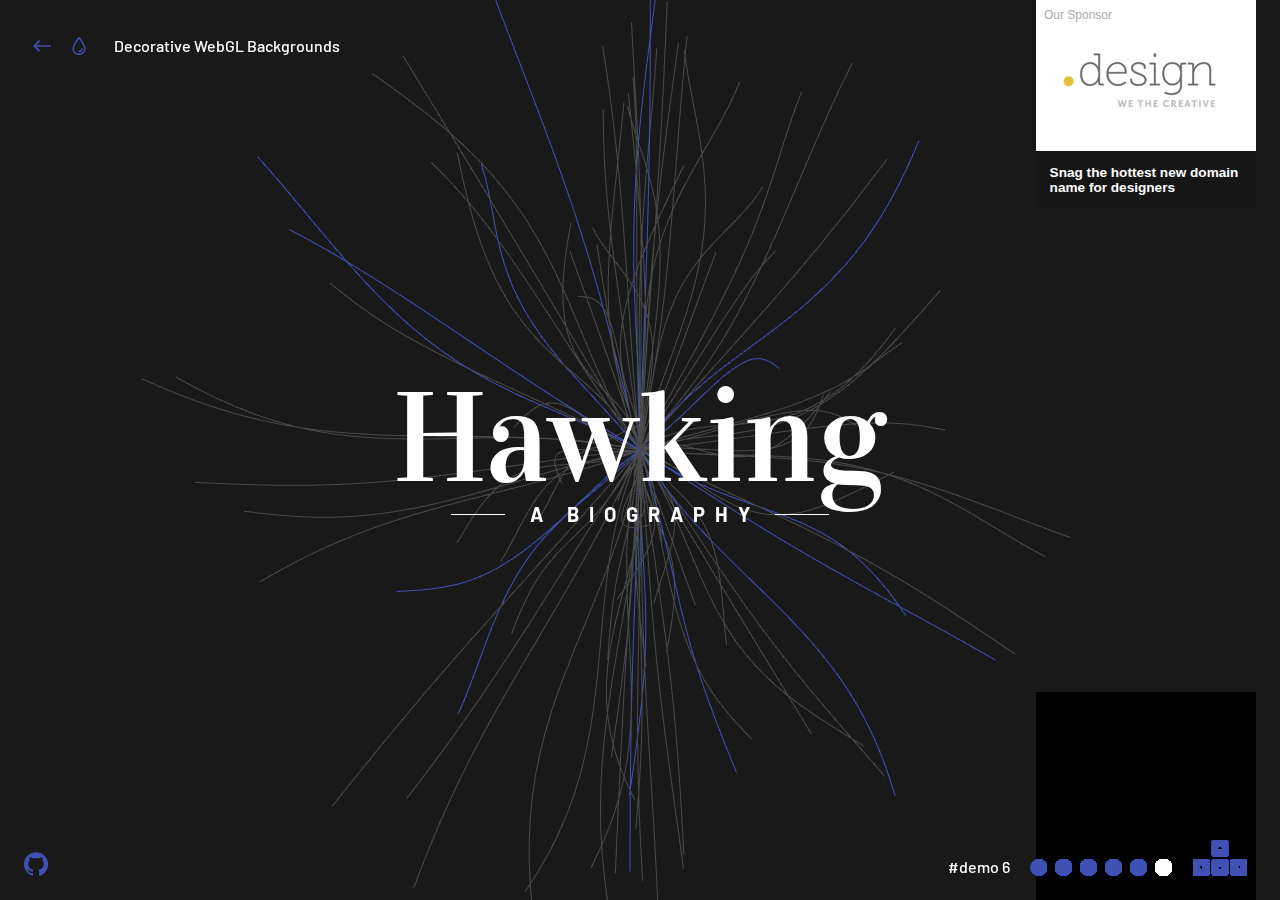
<file: index6.html>
<!DOCTYPE html>
<html lang="en" class="no-js">
	<head>
		<meta charset="UTF-8" />
		<meta name="viewport" content="width=device-width, initial-scale=1">
		<title>Decorative WebGL Backgrounds | Demo 6 | Codrops</title>
		<meta name="description" content="A collection of decorative animated background shapes powered by WebGL and TweenMax." />
		<meta name="keywords" content="webgl, background, shape, web design, web development, tweenmax, gsap, animation" />
		<meta name="author" content="Louis Hoebregts for Codrops" />
		<link rel="shortcut icon" href="favicon.ico">
		<link href="https://fonts.googleapis.com/css?family=Barlow:400,500,700|Vidaloka" rel="stylesheet">
		<link rel="stylesheet" type="text/css" href="css/base.css" />
		<link rel="stylesheet" type="text/css" href="css/demo6.css" />
		<link rel="stylesheet" type="text/css" href="pater/pater.css" />
		<script>document.documentElement.className="js";var supportsCssVars=function(){var e,t=document.createElement("style");return t.innerHTML="root: { --tmp-var: bold; }",document.head.appendChild(t),e=!!(window.CSS&&window.CSS.supports&&window.CSS.supports("font-weight","var(--tmp-var)")),t.parentNode.removeChild(t),e};supportsCssVars()||alert("Please view this demo in a modern browser that supports CSS Variables.");</script>
	</head>
	<body class="demo-6">
		<svg class="hidden">
			<symbol id="icon-arrow" viewBox="0 0 24 24">
				<title>arrow</title>
				<polygon points="6.3,12.8 20.9,12.8 20.9,11.2 6.3,11.2 10.2,7.2 9,6 3.1,12 9,18 10.2,16.8 "/>
			</symbol>
			<symbol id="icon-drop" viewBox="0 0 24 24">
				<title>drop</title>
				<path d="M12,21c-3.6,0-6.6-3-6.6-6.6C5.4,11,10.8,4,11.4,3.2C11.6,3.1,11.8,3,12,3s0.4,0.1,0.6,0.3c0.6,0.8,6.1,7.8,6.1,11.2C18.6,18.1,15.6,21,12,21zM12,4.8c-1.8,2.4-5.2,7.4-5.2,9.6c0,2.9,2.3,5.2,5.2,5.2s5.2-2.3,5.2-5.2C17.2,12.2,13.8,7.3,12,4.8z"/><path d="M12,18.2c-0.4,0-0.7-0.3-0.7-0.7s0.3-0.7,0.7-0.7c1.3,0,2.4-1.1,2.4-2.4c0-0.4,0.3-0.7,0.7-0.7c0.4,0,0.7,0.3,0.7,0.7C15.8,16.5,14.1,18.2,12,18.2z"/>
			</symbol>
			<symbol id="icon-github" viewBox="0 0 32.6 31.8">
				<title>github</title>
				<path d="M16.3,0C7.3,0,0,7.3,0,16.3c0,7.2,4.7,13.3,11.1,15.5c0.8,0.1,1.1-0.4,1.1-0.8c0-0.4,0-1.4,0-2.8c-4.5,1-5.5-2.2-5.5-2.2c-0.7-1.9-1.8-2.4-1.8-2.4c-1.5-1,0.1-1,0.1-1c1.6,0.1,2.5,1.7,2.5,1.7c1.5,2.5,3.8,1.8,4.7,1.4c0.1-1.1,0.6-1.8,1-2.2c-3.6-0.4-7.4-1.8-7.4-8.1c0-1.8,0.6-3.2,1.7-4.4C7.4,10.7,6.8,9,7.7,6.8c0,0,1.4-0.4,4.5,1.7c1.3-0.4,2.7-0.5,4.1-0.5c1.4,0,2.8,0.2,4.1,0.5c3.1-2.1,4.5-1.7,4.5-1.7c0.9,2.2,0.3,3.9,0.2,4.3c1,1.1,1.7,2.6,1.7,4.4c0,6.3-3.8,7.6-7.4,8c0.6,0.5,1.1,1.5,1.1,3c0,2.2,0,3.9,0,4.5c0,0.4,0.3,0.9,1.1,0.8c6.5-2.2,11.1-8.3,11.1-15.5C32.6,7.3,25.3,0,16.3,0z"/>
			</symbol>
			<symbol id="icon-keyboard" viewBox="0 0 100 70">
				<title>keyboard</title>
				<!-- https://thenounproject.com/term/keyboard/783/ by Paul te Kortschot from the Noun Project -->
				<path d="M 60.94,1.83 39.22,1.83 C 36.71,1.83 34.67,3.86 34.67,6.376 L 34.67,28.1 C 34.67,30.61 36.71,32.65 39.22,32.65 L 60.94,32.65 C 63.45,32.65 65.5,30.61 65.5,28.1 L 65.5,6.376 C 65.5,3.86 63.45,1.83 60.94,1.83 Z M 44.79,18.63 50.08,11.74 55.37,18.63 Z" opacity="0.2"/>
				<path d="M 60.86,36.75 39.14,36.75 C 36.63,36.75 34.59,38.79 34.59,41.3 L 34.59,63.02 C 34.59,65.53 36.63,67.57 39.14,67.57 L 60.86,67.57 C 63.38,67.57 65.41,65.53 65.41,63.02 L 65.41,41.3 C 65.42,38.79 63.38,36.75 60.86,36.75 Z M 50.08,57.45 44.79,50.55 55.37,50.55 Z" opacity="0.2" />
				<path d="M 95.45,36.75 73.73,36.75 C 71.22,36.75 69.18,38.79 69.18,41.3 L 69.18,63.02 C 69.18,65.53 71.22,67.57 73.73,67.57 L 95.45,67.57 C 97.97,67.57 100,65.53 100,63.02 L 100,41.3 C 100,38.79 97.97,36.75 95.45,36.75 Z M 83.4,57.45 83.4,46.86 90.3,52.16 Z" />
				<path d="M 26.27,36.75 4.55,36.75 C 2.037,36.75 0,38.79 0,41.3 L 0,63.02 C 0,65.53 2.037,67.57 4.55,67.57 L 26.27,67.57 C 28.78,67.57 30.82,65.53 30.82,63.02 L 30.82,41.3 C 30.82,38.79 28.78,36.75 26.27,36.75 Z M 16.69,57.45 9.79,52.16 16.69,46.86 Z" />
			</symbol>
		</svg>
		<main>
			<div class="content content--fixed">
				<header class="codrops-header">
					<div class="codrops-links">
						<a class="codrops-icon codrops-icon--prev" href="https://tympanus.net/Development/AnimatedFrameSlideshow/" title="Previous Demo"><svg class="icon icon--arrow"><use xlink:href="#icon-arrow"></use></svg></a>
						<a class="codrops-icon codrops-icon--drop" href="https://tympanus.net/codrops/?p=33168" title="Back to the article"><svg class="icon icon--drop"><use xlink:href="#icon-drop"></use></svg></a>
					</div>
					<h1 class="codrops-header__title">Decorative WebGL Backgrounds</h1>
				</header>
				<a class="github" href="https://github.com/Mamboleoo/DecorativeBackgrounds/" title="Find this project on GitHub"><svg class="icon icon--github"><use xlink:href="#icon-github"></use></svg></a>
				<nav class="demos">
					<svg class="icon icon--keyboard"><use xlink:href="#icon-keyboard"></use></svg>
					<a class="demo" href="index.html"><span>Demo 1</span></a>
					<a class="demo" href="index2.html"><span>Demo 2</span></a>
					<a class="demo" href="index3.html"><span>Demo 3</span></a>
					<a class="demo" href="index4.html"><span>Demo 4</span></a>
					<a class="demo" href="index5.html"><span>Demo 5</span></a>
					<a class="demo demo--current" href="index6.html"><span>Demo 6</span></a>
				</nav>
				<a class="pater" href="http://go.thoughtleaders.io/TLDcodrops211117" onClick="recordOutboundLink(this, 'Outbound Links', 'TLDcodrops211117');return false;">
					<img class="pater__img" src="pater/TLD.png" alt="TLD"/>
					<h3 class="pater__title">​Snag the hottest new domain name for designers</h3>
					<p class="pater__description">.design domains were just released and some of the best ones are still available. They normally cost $35 but Codrops readers <strong>get them now for FREE!</strong></p>
				</a>
			</div>
			<div class="content">
				<canvas class="scene scene--full" id="scene"></canvas>
				<div class="content__inner">
					<h2 class="content__title">Hawking</h2>
					<h3 class="content__subtitle">A Biography</h2>
				</div>
			</div>
		</main>
		<script src="js/demo.js"></script>
		<script src="js/three.min.js"></script>
		<script src="js/demo6.js"></script>
	</body>
</html>
</file>
<file: css/base.css>
article,aside,details,figcaption,figure,footer,header,hgroup,main,nav,section,summary{display:block;}audio,canvas,video{display:inline-block;}audio:not([controls]){display:none;height:0;}[hidden]{display:none;}html{font-family:sans-serif;-ms-text-size-adjust:100%;-webkit-text-size-adjust:100%;}body{margin:0;}a:focus{outline:thin dotted;}a:active,a:hover{outline:0;}h1{font-size:2em;margin:0.67em 0;}abbr[title]{border-bottom:1px dotted;}b,strong{font-weight:bold;}dfn{font-style:italic;}hr{-moz-box-sizing:content-box;box-sizing:content-box;height:0;}mark{background:#ff0;color:#000;}code,kbd,pre,samp{font-family:monospace,serif;font-size:1em;}pre{white-space:pre-wrap;}q{quotes:"\201C" "\201D" "\2018" "\2019";}small{font-size:80%;}sub,sup{font-size:75%;line-height:0;position:relative;vertical-align:baseline;}sup{top:-0.5em;}sub{bottom:-0.25em;}img{border:0;}svg:not(:root){overflow:hidden;}figure{margin:0;}fieldset{border:1px solid #c0c0c0;margin:0 2px;padding:0.35em 0.625em 0.75em;}legend{border:0;padding:0;}button,input,select,textarea{font-family:inherit;font-size:100%;margin:0;}button,input{line-height:normal;}button,select{text-transform:none;}button,html input[type="button"],input[type="reset"],input[type="submit"]{-webkit-appearance:button;cursor:pointer;}button[disabled],html input[disabled]{cursor:default;}input[type="checkbox"],input[type="radio"]{box-sizing:border-box;padding:0;}input[type="search"]{-webkit-appearance:textfield;-moz-box-sizing:content-box;-webkit-box-sizing:content-box;box-sizing:content-box;}input[type="search"]::-webkit-search-cancel-button,input[type="search"]::-webkit-search-decoration{-webkit-appearance:none;}button::-moz-focus-inner,input::-moz-focus-inner{border:0;padding:0;}textarea{overflow:auto;vertical-align:top;}table{border-collapse:collapse;border-spacing:0;}
*,
*::after,
*::before {
	box-sizing: border-box;
}

html {
	background: #000;
}

body {
	font-family: 'Barlow', Helvetica, Arial, sans-serif;
	font-weight: 500;
	min-height: 100vh;
	color: #57585c;
	color: var(--color-text);
	background-color: #000;
	background-color: var(--color-bg);
	-webkit-font-smoothing: antialiased;
	-moz-osx-font-smoothing: grayscale;
}

/* Fade effect */
.js body {
	opacity: 0;
	transition: opacity 0.6s;
}

.js body.render {
	opacity: 1;
}

a {
	text-decoration: none;
	color: var(--color-link);
	outline: none;
}

a:hover,
a:focus {
	color: var(--color-link-hover);
	outline: none;
}

.hidden {
	position: absolute;
	overflow: hidden;
	width: 0;
	height: 0;
	pointer-events: none;
}

.message {
	position: relative;
	z-index: 100;
	display: none;
	padding: 1em;
	text-align: center;
	color: var(--color-bg);
	background: var(--color-text);
}

/* Icons */
.icon {
	display: block;
	width: 1.5em;
	height: 1.5em;
	margin: 0 auto;
	fill: currentColor;
}

.icon--keyboard {
	display: none;
}

main {
	position: relative;
	width: 100%;
}

.content {
	position: relative;
	display: grid;
	justify-content: center;
	align-items: center;
	align-content: center;
	margin: 0 auto;
	min-height: 100vh;
}

.content--fixed {
	position: fixed;
	z-index: 10000;
	top: 0;
	left: 0;
	display: grid;
	align-content: space-between;
	width: 100%;
	max-width: none;
	min-height: 0;
	height: 100vh;
	padding: 1.5em;
	pointer-events: none;
	grid-template-columns: 50% 50%;
	grid-template-rows: auto auto 4em;
	grid-template-areas: 'header ...'
	'... ...'
	'github demos';
}

.content--fixed a {
	pointer-events: auto;
}

/* Header */
.codrops-header {
	position: relative;
	z-index: 100;
	display: flex;
	flex-direction: row;
	align-items: flex-start;
	align-items: center;
	align-self: start;
	grid-area: header;
	justify-self: start;
}

.codrops-header__title {
	font-size: 1em;
	font-weight: 500;
	margin: 0;
	padding: 0.75em 0;
}

.info {
	margin: 0 0 0 1.25em;
	color: var(--color-info);
}

.github {
	display: block;
	align-self: end;
	grid-area: github;
	justify-self: start;
}

.demos {
	position: relative;
	display: block;
	align-self: end;
	text-align: center;
	grid-area: demos;
}

.demo {
	margin: 0 0.15em;
}

.demo:hover,
.demo:focus {
	opacity: 0.5;
}

.demo span {
	white-space: nowrap;
	text-transform: lowercase;
	pointer-events: none;
}

.demo span::before {
	content: '#';
}

a.demo--current {
	pointer-events: none;
	color: var(--color-link-hover);
}

/* Top Navigation Style */
.codrops-links {
	position: relative;
	display: flex;
	justify-content: center;
	margin: 0 1em 0 0;
	text-align: center;
	white-space: nowrap;
}

.codrops-icon {
	display: inline-block;
	margin: 0.15em;
	padding: 0.25em;
}

/* Canvas positions */
.content__inner {
	grid-area: 1 / 1 / 1 / 1;
	position: relative;
	display: flex;
	flex-direction: column;
	align-items: center;
	justify-content: center;
	align-content: center;
}

.scene {
	position: absolute;
}

.scene--left {
	width: 100vmin;
	height: 100vmin;
	transform: translate3d(-50vmin,0,0);
}

.scene--full {
	width: 100%;
	height: 100vh;
}

.scene--up {
	height: 150vmin;
	width: 150vmin;
	top: -50vh;
	left: 50%;
	margin-left: -75vmin;
}

@media screen and (min-width: 55em) {
	.icon--keyboard {
		position: absolute;
		right: 0.55em;
		bottom: -30%;
		display: block;
		width: 54px;
		height: 46px;
		fill: var(--color-link);
	}
	.demos {
		display: flex;
		padding-right: 80px;
		justify-self: end;
	}
	.demo {
		display: block;
		width: 17px;
		height: 17px;
		margin: 0 4px;
		border-radius: 50%;
		background: var(--color-link);
	}
	a.demo--current {
		background: var(--color-link-hover);
	}
	.demo span {
		line-height: 1;
		position: absolute;
		right: 100%;
		display: none;
		margin: 0 1em 0 0;
	}
	.demo--current span {
		display: block;
	}
}

@media screen and (max-width: 55em) {
	.message {
		/* display: block; */
	}
	.content {
		flex-direction: column;
		height: auto;
	}
	.content--fixed {
		position: relative;
		z-index: 1000;
		display: block;
		padding: 0.85em;
	}
	.content:not(.content--fixed) {
		margin-bottom: 6em;
	}
	.codrops-header {
		flex-direction: column;
		align-items: center;
	}
	.codrops-header__title {
		font-weight: bold;
		padding-bottom: 0.25em;
		text-align: center;
	}
	.info {
		margin: 0;
	}
	.github {
		display: block;
		margin: 1em auto;
	}
	.codrops-links {
		margin: 0;
	}
}
</file>
<file: css/demo1.css>
.demo-1 {
	--color-text: #fff;
	--color-bg: #000;
	--color-link: #fff;
	--color-link-hover: #ac1122;
	--color-info: #ac1122;
	--color-title: #fff;
	--color-subtitle: #fff;
	--color-subtitle-bg: #add8e6;
}

.content__title {
	font-family: 'Playfair Display', serif;
	font-size: 10vw;
	font-weight: normal;
	color: var(--color-title);
	text-align: center;
	margin: 0;
	pointer-events: none;
}

.content__subtitle {
	font-size: 1.25em;
	background: var(--color-subtitle-bg);
	color: var(--color-subtitle);
	padding: 0.45em 0.5em;
	line-height: 1;
	margin: 0;
	letter-spacing: 0.5em;
	text-indent: 0.5em;
	font-weight: bold;
	text-transform: uppercase;
}

@media screen and (max-width: 55em) {
	.content__title {
		font-size: 3em;
	}
	.content__subtitle {
		font-size: 0.85em;
	}
}
</file>
<file: pater/pater.css>
.pater {
	font-family: -apple-system, BlinkMacSystemFont, 'Segoe UI', Helvetica, Arial, sans-serif !important;
	position: fixed;
	z-index: 1000;
	right: 0;
	bottom: 0;
	display: grid;
	width: 100%;
	padding: 1em 0;
	text-align: left;
	color: #fff;
	background: #000;
}

.pater:hover, .pater:focus {
	color: #fff;
}

.pater::before {
	content: 'Our Sponsor';
	font-size: 0.75em;
	display: inline-block;
	padding: 0 0 5px 10px;
	vertical-align: middle;
	z-index: 11;
}

.pater__img {
	display: none;
	background-image: url(TLD.png);
	background-size: cover;
}

.pater__title {
	font-size: 0.85em;
	font-weight: normal;
	font-weight: bold;
	margin: 0;
}

.pater__title,
.pater__description {
	padding: 10px 0 0 10px;
}

.pater__description {
	font-size: 0.85em;
	display: none;
	margin: 0;
	opacity: 0;
}

@media screen and (min-width: 60em) {
	.pater {
		top: 0;
		right: 0;
		bottom: auto;
		width: 220px;
		margin: 0 1.5em 0 0;
		padding: 0;
	}
	.pater__img {
		display: block;
		width: 100%;
		position: relative;
		z-index: 10;
	}
	.pater::before {
		display: block;
		padding: 8px;
		position: absolute;
		color: #aaa;
	}
	.pater__description {
		display: block;
		position: absolute;
		top: 150px;
		padding: 1em;
		opacity: 1;
		transform: translate3d(0,-100%,0);
		transition: transform 0.3s;
	}
	.pater:hover .pater__description {
		transform: translate3d(0,0,0);
	}
	.pater__title {
		padding: 1em;
		font-size: 0.85em;
		font-weight: 700;
		transition: opacity 0.5s;
	}
	.pater:hover .pater__title {
		opacity: 0;
	}
	.pater__description,
	.pater__title {
		background: var(--bg-ad);
	}
	.demo-1 { --bg-ad: #171616; }
	.demo-2 { --bg-ad: #0f2e5c; }
	.demo-3 { --bg-ad: #4a8c98; }
	.demo-4 { --bg-ad: #000; }
	.demo-5 { --bg-ad: #000; }
	.demo-6 { --bg-ad: #171616; }
}
</file>
<file: DecorativeBackgrounds/css/base.css>
article,aside,details,figcaption,figure,footer,header,hgroup,main,nav,section,summary{display:block;}audio,canvas,video{display:inline-block;}audio:not([controls]){display:none;height:0;}[hidden]{display:none;}html{font-family:sans-serif;-ms-text-size-adjust:100%;-webkit-text-size-adjust:100%;}body{margin:0;}a:focus{outline:thin dotted;}a:active,a:hover{outline:0;}h1{font-size:2em;margin:0.67em 0;}abbr[title]{border-bottom:1px dotted;}b,strong{font-weight:bold;}dfn{font-style:italic;}hr{-moz-box-sizing:content-box;box-sizing:content-box;height:0;}mark{background:#ff0;color:#000;}code,kbd,pre,samp{font-family:monospace,serif;font-size:1em;}pre{white-space:pre-wrap;}q{quotes:"\201C" "\201D" "\2018" "\2019";}small{font-size:80%;}sub,sup{font-size:75%;line-height:0;position:relative;vertical-align:baseline;}sup{top:-0.5em;}sub{bottom:-0.25em;}img{border:0;}svg:not(:root){overflow:hidden;}figure{margin:0;}fieldset{border:1px solid #c0c0c0;margin:0 2px;padding:0.35em 0.625em 0.75em;}legend{border:0;padding:0;}button,input,select,textarea{font-family:inherit;font-size:100%;margin:0;}button,input{line-height:normal;}button,select{text-transform:none;}button,html input[type="button"],input[type="reset"],input[type="submit"]{-webkit-appearance:button;cursor:pointer;}button[disabled],html input[disabled]{cursor:default;}input[type="checkbox"],input[type="radio"]{box-sizing:border-box;padding:0;}input[type="search"]{-webkit-appearance:textfield;-moz-box-sizing:content-box;-webkit-box-sizing:content-box;box-sizing:content-box;}input[type="search"]::-webkit-search-cancel-button,input[type="search"]::-webkit-search-decoration{-webkit-appearance:none;}button::-moz-focus-inner,input::-moz-focus-inner{border:0;padding:0;}textarea{overflow:auto;vertical-align:top;}table{border-collapse:collapse;border-spacing:0;}
*,
*::after,
*::before {
	box-sizing: border-box;
}

html {
	background: #000;
}

body {
	font-family: 'Barlow', Helvetica, Arial, sans-serif;
	font-weight: 500;
	min-height: 100vh;
	color: #57585c;
	color: var(--color-text);
	background-color: #000;
	background-color: var(--color-bg);
	-webkit-font-smoothing: antialiased;
	-moz-osx-font-smoothing: grayscale;
}

/* Fade effect */
.js body {
	opacity: 0;
	transition: opacity 0.6s;
}

.js body.render {
	opacity: 1;
}

a {
	text-decoration: none;
	color: var(--color-link);
	outline: none;
}

a:hover,
a:focus {
	color: var(--color-link-hover);
	outline: none;
}

.hidden {
	position: absolute;
	overflow: hidden;
	width: 0;
	height: 0;
	pointer-events: none;
}

.message {
	position: relative;
	z-index: 100;
	display: none;
	padding: 1em;
	text-align: center;
	color: var(--color-bg);
	background: var(--color-text);
}

/* Icons */
.icon {
	display: block;
	width: 1.5em;
	height: 1.5em;
	margin: 0 auto;
	fill: currentColor;
}

.icon--keyboard {
	display: none;
}

main {
	position: relative;
	width: 100%;
}

.content {
	position: relative;
	display: grid;
	justify-content: center;
	align-items: center;
	align-content: center;
	margin: 0 auto;
	min-height: 100vh;
}

.content--fixed {
	position: fixed;
	z-index: 10000;
	top: 0;
	left: 0;
	display: grid;
	align-content: space-between;
	width: 100%;
	max-width: none;
	min-height: 0;
	height: 100vh;
	padding: 1.5em;
	pointer-events: none;
	grid-template-columns: 50% 50%;
	grid-template-rows: auto auto 4em;
	grid-template-areas: 'header ...'
	'... ...'
	'github demos';
}

.content--fixed a {
	pointer-events: auto;
}

/* Header */
.codrops-header {
	position: relative;
	z-index: 100;
	display: flex;
	flex-direction: row;
	align-items: flex-start;
	align-items: center;
	align-self: start;
	grid-area: header;
	justify-self: start;
}

.codrops-header__title {
	font-size: 1em;
	font-weight: 500;
	margin: 0;
	padding: 0.75em 0;
}

.info {
	margin: 0 0 0 1.25em;
	color: var(--color-info);
}

.github {
	display: block;
	align-self: end;
	grid-area: github;
	justify-self: start;
}

.demos {
	position: relative;
	display: block;
	align-self: end;
	text-align: center;
	grid-area: demos;
}

.demo {
	margin: 0 0.15em;
}

.demo:hover,
.demo:focus {
	opacity: 0.5;
}

.demo span {
	white-space: nowrap;
	text-transform: lowercase;
	pointer-events: none;
}

.demo span::before {
	content: '#';
}

a.demo--current {
	pointer-events: none;
	color: var(--color-link-hover);
}

/* Top Navigation Style */
.codrops-links {
	position: relative;
	display: flex;
	justify-content: center;
	margin: 0 1em 0 0;
	text-align: center;
	white-space: nowrap;
}

.codrops-icon {
	display: inline-block;
	margin: 0.15em;
	padding: 0.25em;
}

/* Canvas positions */
.content__inner {
	grid-area: 1 / 1 / 1 / 1;
	position: relative;
	display: flex;
	flex-direction: column;
	align-items: center;
	justify-content: center;
	align-content: center;
}

.scene {
	position: absolute;
}

.scene--left {
	width: 100vmin;
	height: 100vmin;
	transform: translate3d(-50vmin,0,0);
}

.scene--full {
	width: 100%;
	height: 100vh;
}

.scene--up {
	height: 150vmin;
	width: 150vmin;
	top: -50vh;
	left: 50%;
	margin-left: -75vmin;
}

@media screen and (min-width: 55em) {
	.icon--keyboard {
		position: absolute;
		right: 0.55em;
		bottom: -30%;
		display: block;
		width: 54px;
		height: 46px;
		fill: var(--color-link);
	}
	.demos {
		display: flex;
		padding-right: 80px;
		justify-self: end;
	}
	.demo {
		display: block;
		width: 17px;
		height: 17px;
		margin: 0 4px;
		border-radius: 50%;
		background: var(--color-link);
	}
	a.demo--current {
		background: var(--color-link-hover);
	}
	.demo span {
		line-height: 1;
		position: absolute;
		right: 100%;
		display: none;
		margin: 0 1em 0 0;
	}
	.demo--current span {
		display: block;
	}
}

@media screen and (max-width: 55em) {
	.message {
		/* display: block; */
	}
	.content {
		flex-direction: column;
		height: auto;
	}
	.content--fixed {
		position: relative;
		z-index: 1000;
		display: block;
		padding: 0.85em;
	}
	.content:not(.content--fixed) {
		margin-bottom: 6em;
	}
	.codrops-header {
		flex-direction: column;
		align-items: center;
	}
	.codrops-header__title {
		font-weight: bold;
		padding-bottom: 0.25em;
		text-align: center;
	}
	.info {
		margin: 0;
	}
	.github {
		display: block;
		margin: 1em auto;
	}
	.codrops-links {
		margin: 0;
	}
}
</file>
<file: DecorativeBackgrounds/css/demo1.css>
.demo-1 {
	--color-text: #fff;
	--color-bg: #000;
	--color-link: #fff;
	--color-link-hover: #ac1122;
	--color-info: #ac1122;
	--color-title: #fff;
	--color-subtitle: #fff;
	--color-subtitle-bg: #ac1122;
}

.content__title {
	font-family: 'Playfair Display', serif;
	font-size: 10vw;
	font-weight: normal;
	color: var(--color-title);
	text-align: center;
	margin: 0;
	pointer-events: none;
}

.content__subtitle {
	font-size: 1.25em;
	background: var(--color-subtitle-bg);
	color: var(--color-subtitle);
	padding: 0.45em 0.5em;
	line-height: 1;
	margin: 0;
	letter-spacing: 0.5em;
	text-indent: 0.5em;
	font-weight: bold;
	text-transform: uppercase;
}

@media screen and (max-width: 55em) {
	.content__title {
		font-size: 3em;
	}
	.content__subtitle {
		font-size: 0.85em;
	}
}
</file>
<file: DecorativeBackgrounds/pater/pater.css>
.pater {
	font-family: -apple-system, BlinkMacSystemFont, 'Segoe UI', Helvetica, Arial, sans-serif !important;
	position: fixed;
	z-index: 1000;
	right: 0;
	bottom: 0;
	display: grid;
	width: 100%;
	padding: 1em 0;
	text-align: left;
	color: #fff;
	background: #000;
}

.pater:hover, .pater:focus {
	color: #fff;
}

.pater::before {
	content: 'Our Sponsor';
	font-size: 0.75em;
	display: inline-block;
	padding: 0 0 5px 10px;
	vertical-align: middle;
	z-index: 11;
}

.pater__img {
	display: none;
	background-image: url(TLD.png);
	background-size: cover;
}

.pater__title {
	font-size: 0.85em;
	font-weight: normal;
	font-weight: bold;
	margin: 0;
}

.pater__title,
.pater__description {
	padding: 10px 0 0 10px;
}

.pater__description {
	font-size: 0.85em;
	display: none;
	margin: 0;
	opacity: 0;
}

@media screen and (min-width: 60em) {
	.pater {
		top: 0;
		right: 0;
		bottom: auto;
		width: 220px;
		margin: 0 1.5em 0 0;
		padding: 0;
	}
	.pater__img {
		display: block;
		width: 100%;
		position: relative;
		z-index: 10;
	}
	.pater::before {
		display: block;
		padding: 8px;
		position: absolute;
		color: #aaa;
	}
	.pater__description {
		display: block;
		position: absolute;
		top: 150px;
		padding: 1em;
		opacity: 1;
		transform: translate3d(0,-100%,0);
		transition: transform 0.3s;
	}
	.pater:hover .pater__description {
		transform: translate3d(0,0,0);
	}
	.pater__title {
		padding: 1em;
		font-size: 0.85em;
		font-weight: 700;
		transition: opacity 0.5s;
	}
	.pater:hover .pater__title {
		opacity: 0;
	}
	.pater__description,
	.pater__title {
		background: var(--bg-ad);
	}
	.demo-1 { --bg-ad: #171616; }
	.demo-2 { --bg-ad: #0f2e5c; }
	.demo-3 { --bg-ad: #4a8c98; }
	.demo-4 { --bg-ad: #000; }
	.demo-5 { --bg-ad: #000; }
	.demo-6 { --bg-ad: #171616; }
}
</file>
<file: css/demo2.css>
@font-face {
	font-family: 'nexa_boldregular';
	font-weight: bold;
	font-style: normal;
	src: url('../fonts/nexa_boldfree_macroman/Nexa_Free_Bold-webfont.eot');
	src: url('../fonts/nexa_boldfree_macroman/Nexa_Free_Bold-webfont.eot?#iefix') format('embedded-opentype'), url('../fonts/nexa_boldfree_macroman/Nexa_Free_Bold-webfont.woff2') format('woff2'), url('../fonts/nexa_boldfree_macroman/Nexa_Free_Bold-webfont.woff') format('woff'), url('../fonts/nexa_boldfree_macroman/Nexa_Free_Bold-webfont.ttf') format('truetype'), url('../fonts/nexa_boldfree_macroman/Nexa_Free_Bold-webfont.svg#nexa_boldregular') format('svg');
}

.demo-2 {
	--color-text: #fff;
    --color-bg: #59c384;
    --color-link: #0f2e5c;
    --color-link-hover: #fff;
    --color-title: #fff;
	--color-subtitle: #0f2e5c;
}

.content__title {
	font-size: 7vw;
	font-weight: 700;
	color: var(--color-title);
	text-align: center;
	margin: 0;
	text-transform: uppercase;
	letter-spacing: 0.15em;
	font-family: 'nexa_boldregular', sans-serif;
}

.content__subtitle {
	color: var(--color-subtitle);
	padding: 0 0.75em;
	margin: 0;
	letter-spacing: 0.5em;
	text-indent: 0.5em;
	font-weight: 700;
	text-transform: uppercase;
}

@media screen and (max-width: 55em) {
	.content--fixed {
		background: #acb2b9;
	}
	.content__title {
		font-size: 2em;
	}
	.content__subtitle {
		font-size: 0.85em;
	}
}
</file>
<file: css/demo3.css>
.demo-3 {
	--color-text: #fff;
	--color-bg: #A9E7DA;
	--color-link: #523bdc;
	--color-link-hover: #fff;
	--color-title: #fff;
}

.content__title {
	font-family: 'Poppins', sans-serif;
	letter-spacing: -0.025em;
	font-size: 7vw;
	color: var(--color-title);
	line-height: 1;
	margin: 0;
	position: relative;
}

.content__title::before,
.content__title::after {
	content: '';
	position: absolute;
	width: 100px;
	height: 200px;
	background: url(../img/dot.png);
	background-size: 25px;
	opacity: 0.4;
}

.content__title::before {
	top: 120%;
	right: 81%;
}

.content__title::after {
	bottom: 120%;
	left: 81%;
}

@media screen and (max-width: 55em) {
	.content__title::before,
	.content__title::after {
		width: 50px;
		height: 100px;
		background-size: 12px;
	}
}
</file>
<file: css/demo4.css>
@font-face {
	font-family: 'nexa_boldregular';
	font-weight: bold;
	font-style: normal;
	src: url('../fonts/nexa_boldfree_macroman/Nexa_Free_Bold-webfont.eot');
	src: url('../fonts/nexa_boldfree_macroman/Nexa_Free_Bold-webfont.eot?#iefix') format('embedded-opentype'), url('../fonts/nexa_boldfree_macroman/Nexa_Free_Bold-webfont.woff2') format('woff2'), url('../fonts/nexa_boldfree_macroman/Nexa_Free_Bold-webfont.woff') format('woff'), url('../fonts/nexa_boldfree_macroman/Nexa_Free_Bold-webfont.ttf') format('truetype'), url('../fonts/nexa_boldfree_macroman/Nexa_Free_Bold-webfont.svg#nexa_boldregular') format('svg');
}

.demo-4 {
	--color-text: #fff;
	--color-bg: #101010;
	--color-link: #fe0e55;
	--color-link-hover: #fff;
	--color-info: #333;
	--color-title: #fff;
	--color-subtitle: #fff;
	--color-subtitle-bg: #fe0e55;
	background: #101010 url(../img/X.svg) no-repeat 50% 50%;
	background-size: 50%;
}

.content__title {
	font-family: 'nexa_boldregular', sans-serif;
	font-size: 10vw;
	font-weight: normal;
	color: var(--color-title);
	text-align: center;
	margin: 0;
	pointer-events: none;
}

.content__subtitle {
	font-size: 1.25em;
	color: var(--color-subtitle);
	padding: 0 0.75em;
	margin: 0;
	letter-spacing: 0.5em;
	text-indent: 0.5em;
	text-align: center;
	font-weight: bold;
	text-transform: uppercase;
}

@media screen and (max-width: 55em) {
	.content__title {
		font-size: 3.5em;
	}
	.content__subtitle {
		font-size: 0.85em;
	}
	.demo-4 {
		background-position: 50% 20em;	
	}
}
</file>
<file: css/demo5.css>
.demo-5 {
	--color-text: #fff;
	--color-bg: #0F1617;
	--color-link: #4dc4a8;
	--color-link-hover: #333;
	--color-info: #ac1122;
	--color-title: #fff;
	--color-subtitle: #fff;
    --color-subtitle-bg: #4dc4a8;
}

.content__title {
	font-size: 10vw;
	font-weight: normal;
	color: var(--color-title);
	text-align: center;
	margin: 0;
	pointer-events: none;
}

.content__subtitle {
	font-size: 1.25em;
	background: var(--color-subtitle-bg);
	color: var(--color-subtitle);
	padding: 0.45em 0.5em;
	line-height: 1;
	margin: 0;
	letter-spacing: 0.5em;
	text-indent: 0.5em;
	font-weight: bold;
	text-transform: uppercase;
}

@media screen and (max-width: 55em) {
	.content__title {
		font-size: 3.5em;
	}
	.content__subtitle {
		font-size: 0.85em;
	}
}
</file>
<file: css/demo6.css>
.demo-6 {
	--color-text: #fff;
	--color-bg: #191919;
	--color-link: #3F51B5;
	--color-link-hover: #ffffff;
	--color-title: #fff;
	--color-subtitle: #fff;
}

.content__title {
	font-family: 'Vidaloka', serif;
	font-size: 10vw;
	font-weight: normal;
	color: var(--color-title);
	text-align: center;
	margin: 0;
	pointer-events: none;
	line-height: 1;
}

.content__subtitle {
	font-size: 1.25em;
	color: var(--color-subtitle);
	padding: 0 0.75em;
	margin: 0;
	letter-spacing: 0.5em;
	text-indent: 0.5em;
	font-weight: bold;
	text-transform: uppercase;
	position: relative;
}

.content__subtitle::before,
.content__subtitle::after {
	content: '';
	position: absolute;
	top: 50%;
	height: 1px;
	background: var(--color-subtitle);
	width: 20%;
}

.content__subtitle::before {
	right: 100%;
}

.content__subtitle::after {
	left: 100%;
}

@media screen and (max-width: 55em) {
	.content__title {
		font-size: 3.75em;
	}
	.content__subtitle {
		font-size: 0.85em;
	}
	.content__subtitle::before,
	.content__subtitle::after {
		width: 10%;
	}
}
</file>
